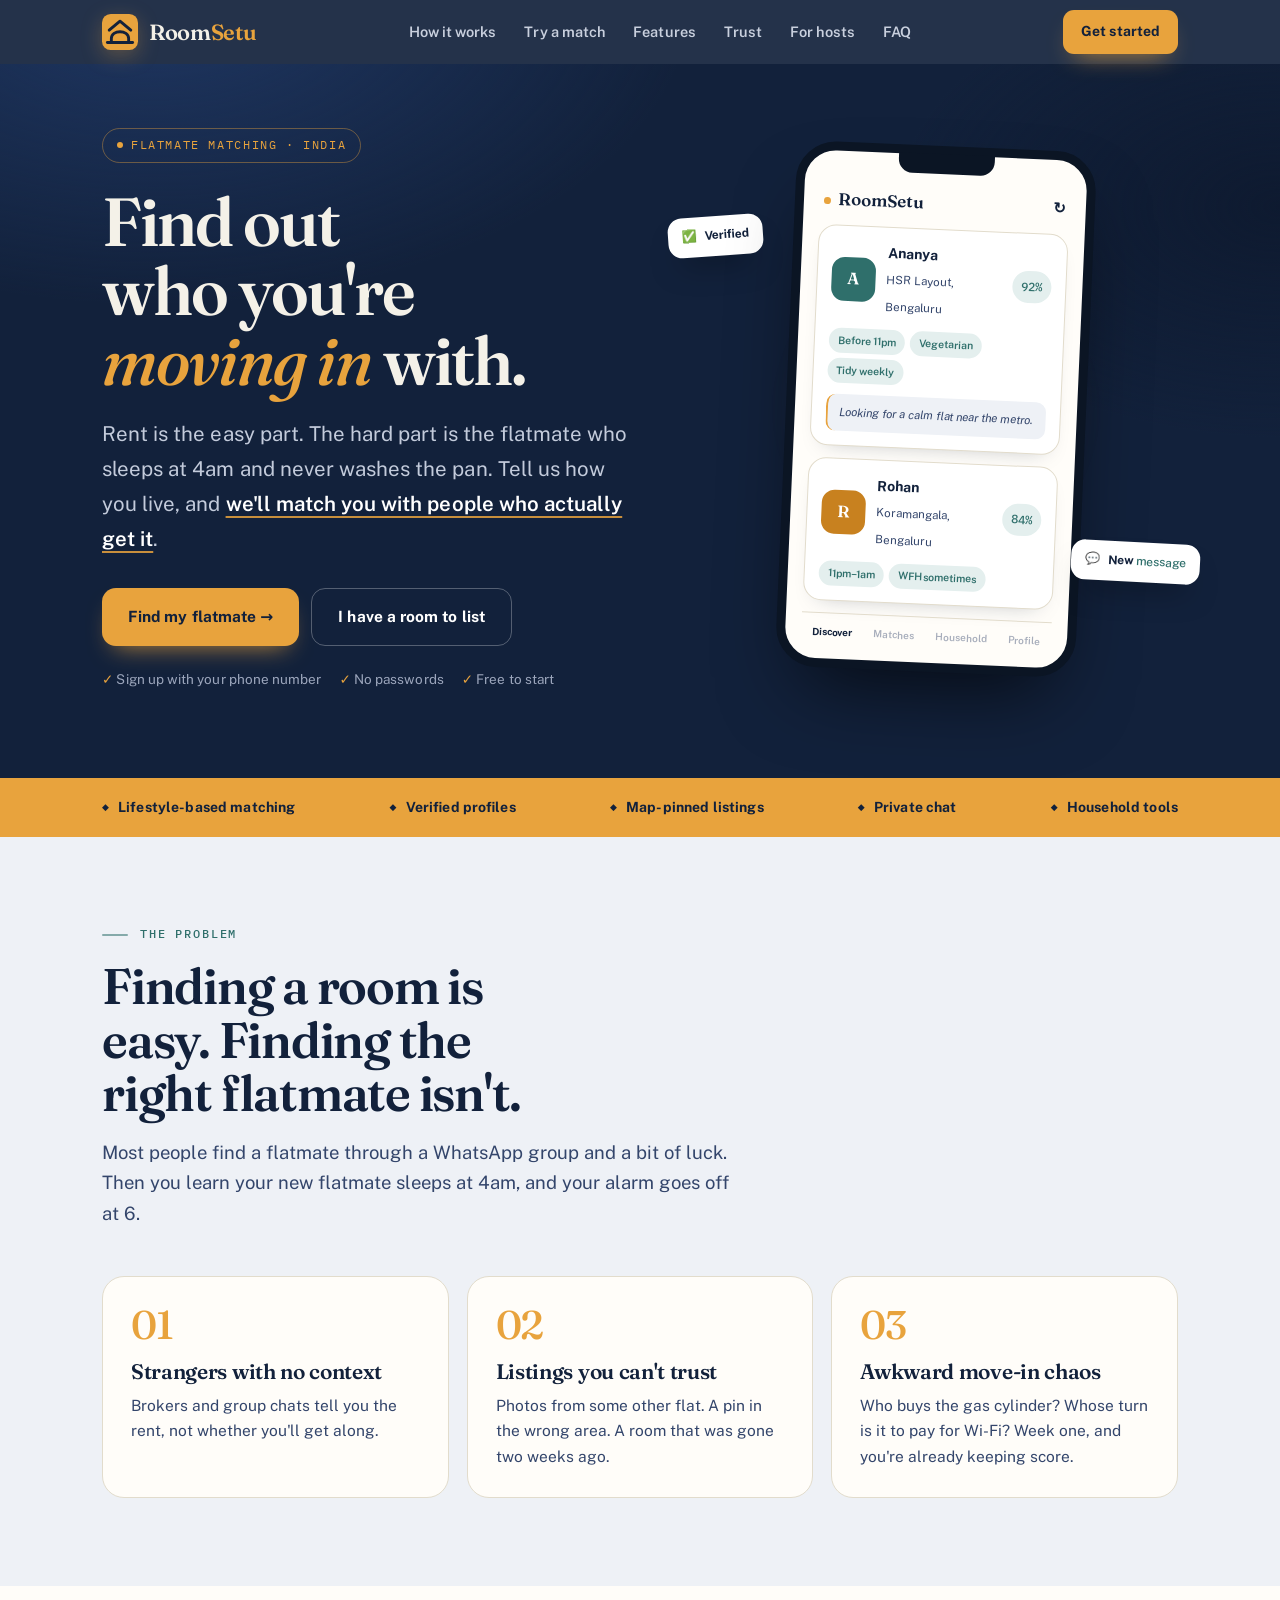
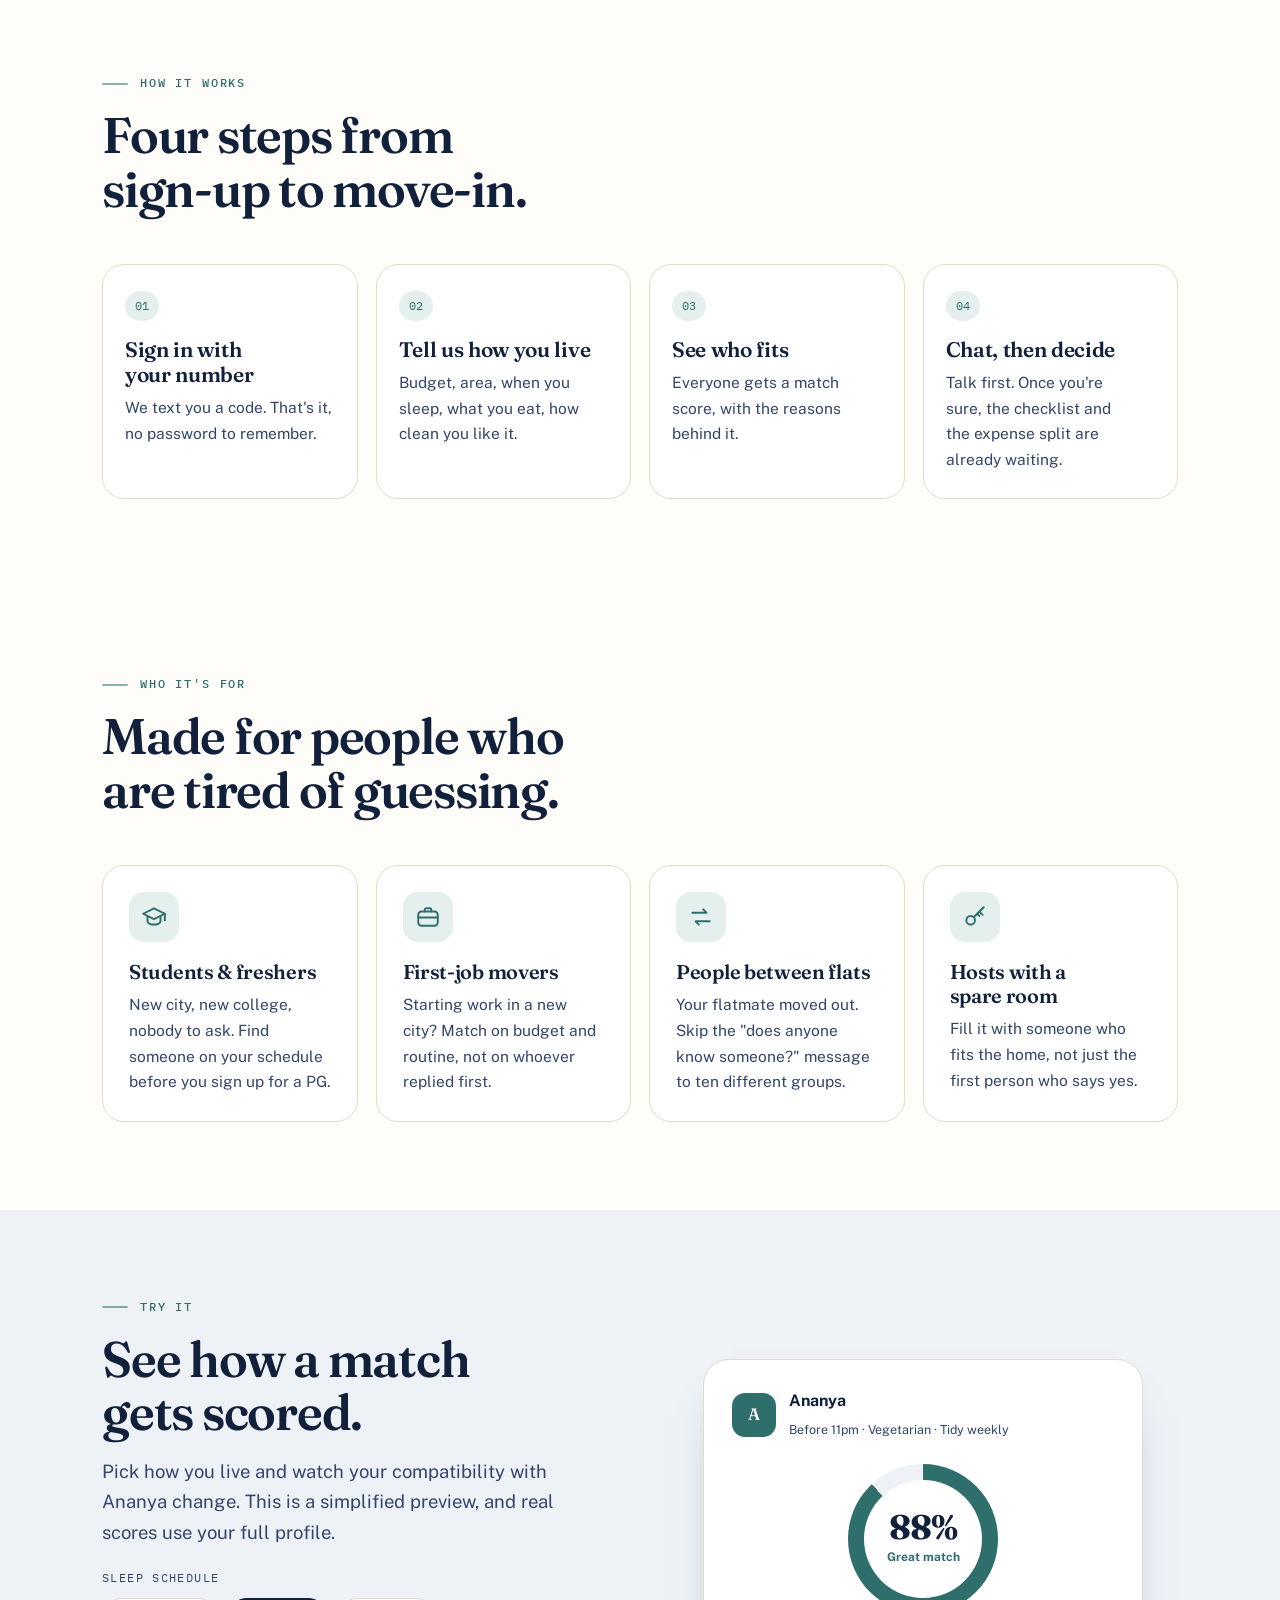
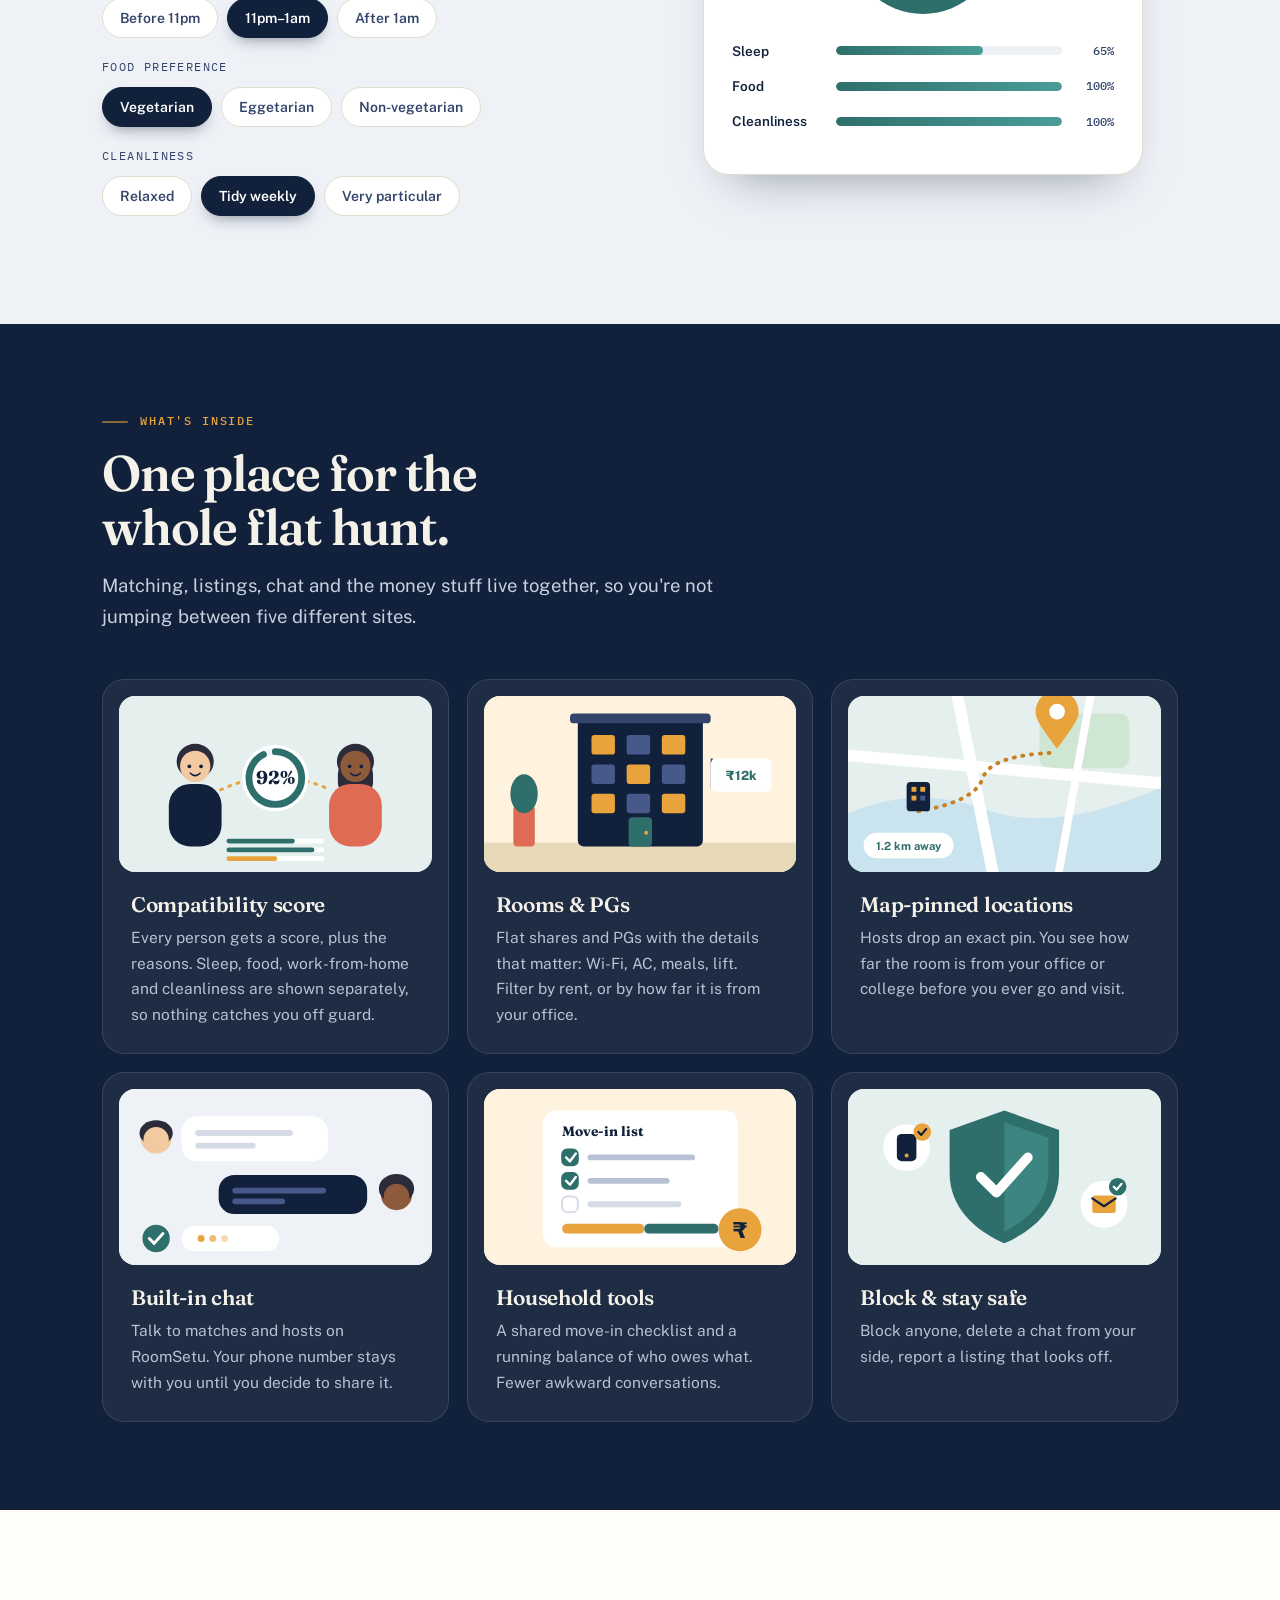
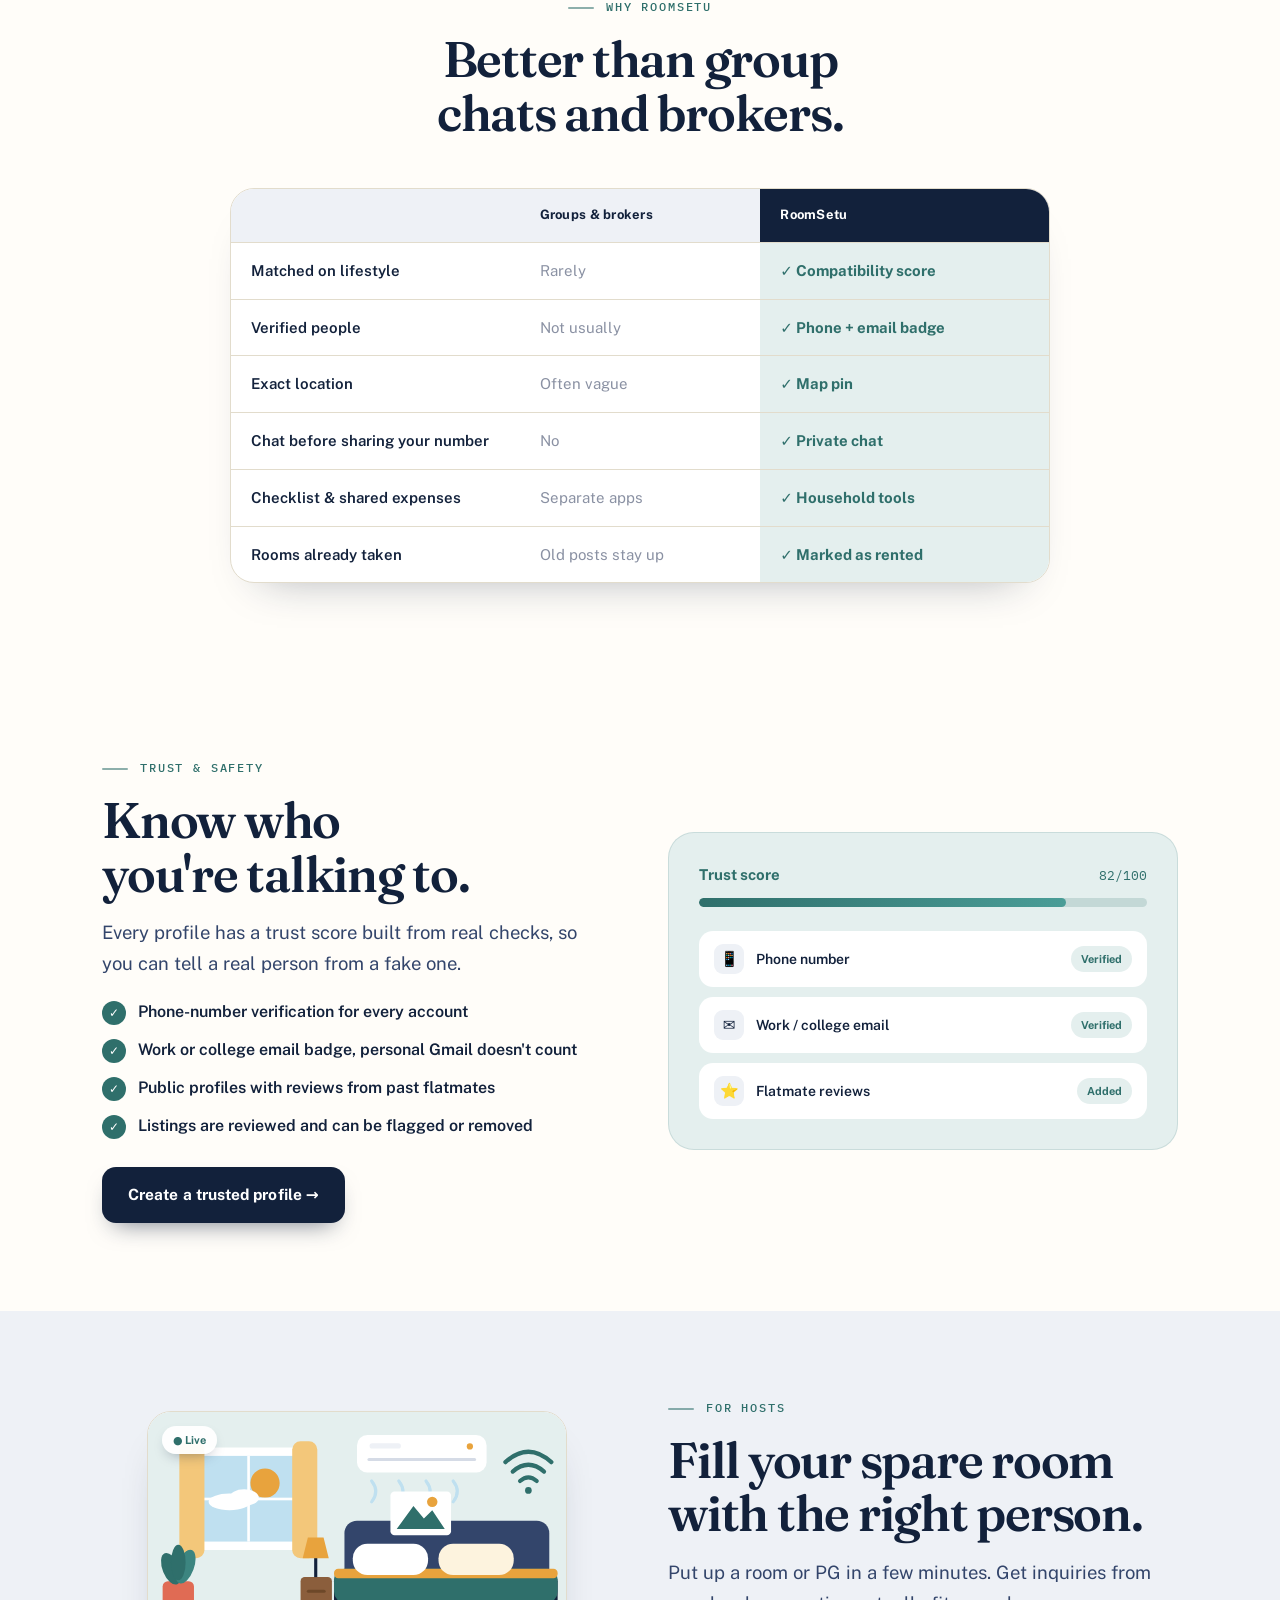
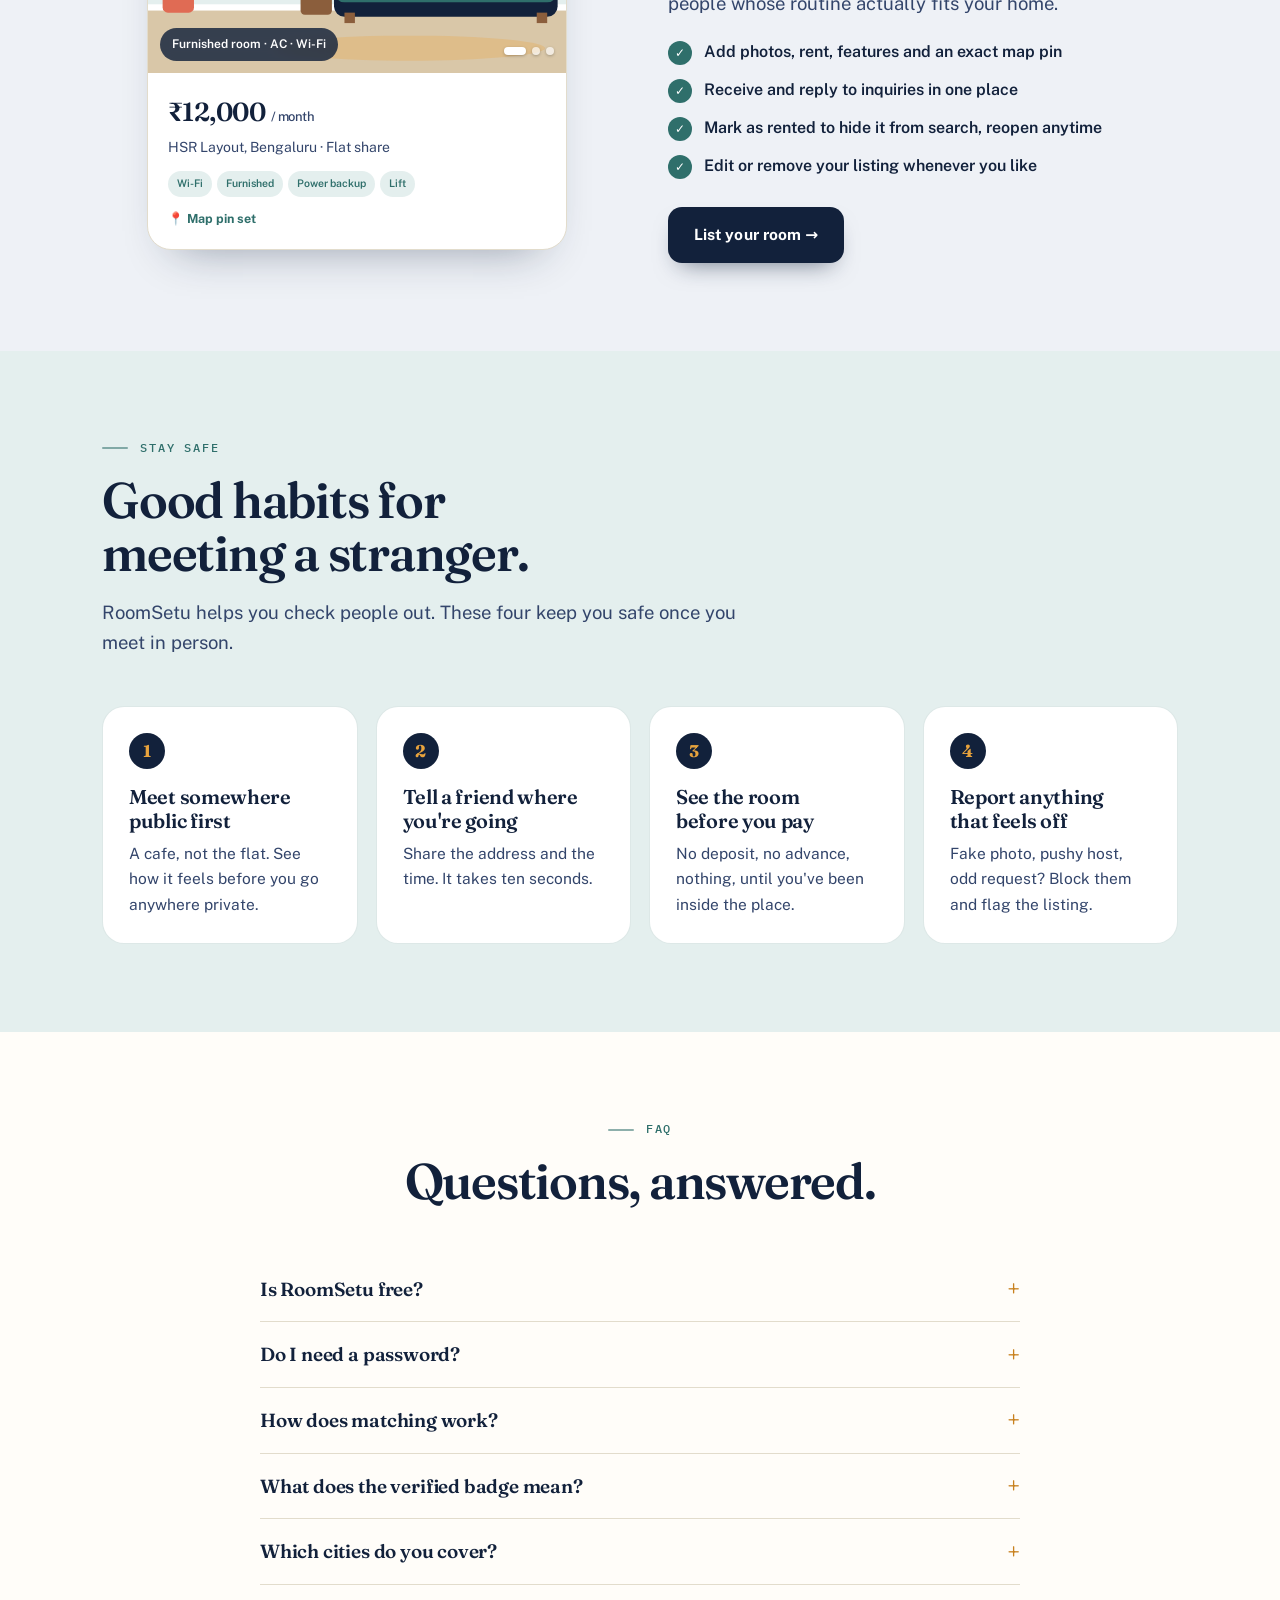
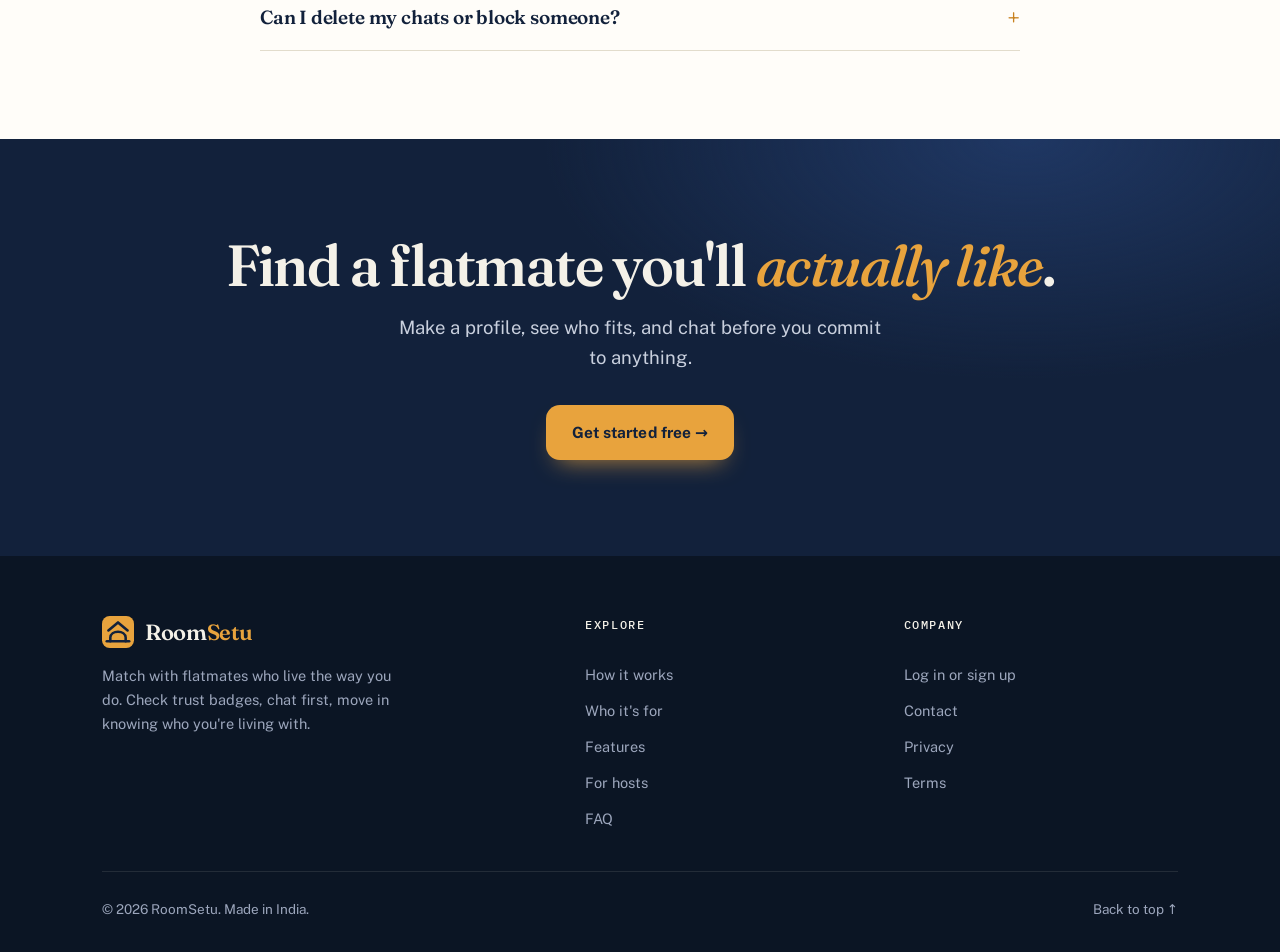
<file: index.html>
<!DOCTYPE html>
<html lang="en">
<head>
<meta charset="UTF-8">
<meta name="viewport" content="width=device-width, initial-scale=1.0, viewport-fit=cover">
<title>RoomSetu — Find who you're moving in with</title>
<meta name="description" content="RoomSetu helps you find compatible flatmates and verified rooms in India. Match on lifestyle, check trust, chat, and manage the household together.">
<meta name="theme-color" content="#12213B">
<meta property="og:title" content="RoomSetu — Find who you're moving in with">
<meta property="og:description" content="Compatibility-based flatmate matching, verified listings and move-in tools for India.">
<meta property="og:type" content="website">
<meta property="og:image" content="https://YOUR-DOMAIN/logo/og-image.png">
<meta name="twitter:card" content="summary_large_image">
<meta name="twitter:image" content="https://YOUR-DOMAIN/logo/og-image.png">
<link rel="canonical" href="https://YOUR-DOMAIN/">
<meta name="robots" content="index,follow,max-image-preview:large">
<link rel="manifest" href="site.webmanifest">
<script type="application/ld+json">{"@context": "https://schema.org", "@graph": [{"@type": "Organization", "name": "RoomSetu", "url": "https://YOUR-DOMAIN/", "logo": "https://YOUR-DOMAIN/logo/icon-512.png"}, {"@type": "WebSite", "name": "RoomSetu", "url": "https://YOUR-DOMAIN/"}, {"@type": "FAQPage", "mainEntity": [{"@type": "Question", "name": "Is RoomSetu free?", "acceptedAnswer": {"@type": "Answer", "text": "Yes, signing up, getting matches and chatting are free to start."}}, {"@type": "Question", "name": "Do I need a password?", "acceptedAnswer": {"@type": "Answer", "text": "No. You sign in with your phone number and a one-time code each time."}}, {"@type": "Question", "name": "How does matching work?", "acceptedAnswer": {"@type": "Answer", "text": "You answer a few questions about your budget, locality and daily habits. We compare them with other people and show a compatibility score with a breakdown."}}, {"@type": "Question", "name": "What does the verified badge mean?", "acceptedAnswer": {"@type": "Answer", "text": "It means the person verified a work or college email. It's a trust signal, not a background check, so always meet in a public place first."}}, {"@type": "Question", "name": "Which cities do you cover?", "acceptedAnswer": {"@type": "Answer", "text": "You can search any locality in India. Results depend on how many people and rooms are listed in your area."}}, {"@type": "Question", "name": "Can I delete my chats or block someone?", "acceptedAnswer": {"@type": "Answer", "text": "Yes. Deleting a chat removes it for you only, and you can block anyone from your profile."}}]}]}</script>
<link rel="icon" type="image/svg+xml" href="logo/favicon.svg">
<link rel="icon" type="image/png" sizes="32x32" href="logo/favicon-32.png">
<link rel="apple-touch-icon" href="logo/apple-touch-icon-180.png">
<link rel="preconnect" href="https://fonts.googleapis.com">
<link rel="preconnect" href="https://fonts.gstatic.com" crossorigin>
<link rel="preload" as="style" href="https://fonts.googleapis.com/css2?family=Fraunces:ital,opsz,wght@0,9..144,500;0,9..144,600;0,9..144,700;1,9..144,500&family=Public+Sans:wght@400;500;600;700;800&family=IBM+Plex+Mono:wght@400;500&display=swap">
<link rel="stylesheet" href="https://fonts.googleapis.com/css2?family=Fraunces:ital,opsz,wght@0,9..144,500;0,9..144,600;0,9..144,700;1,9..144,500&family=Public+Sans:wght@400;500;600;700;800&family=IBM+Plex+Mono:wght@400;500&display=swap" media="print" onload="this.media='all'">
<noscript><link rel="stylesheet" href="https://fonts.googleapis.com/css2?family=Fraunces:ital,opsz,wght@0,9..144,500;0,9..144,600;0,9..144,700;1,9..144,500&family=Public+Sans:wght@400;500;600;700;800&family=IBM+Plex+Mono:wght@400;500&display=swap"></noscript>
<style>
:root{
  --ink:#12213B; --ink-soft:#33456B; --paper:#FFFDF9; --mist:#EEF1F6;
  --saffron:#E8A33D; --saffron-deep:#C8811F; --teal:#2F6F6B; --teal-soft:#E4EFEE;
  --coral:#E06B54; --line:#E2DCCC; --ease:cubic-bezier(.2,.8,.2,1);
  }
*{box-sizing:border-box;}
html{scroll-behavior:smooth; scroll-padding-top:76px; -webkit-text-size-adjust:100%;}
body{margin:0; font-family:'Public Sans',system-ui,sans-serif; color:var(--ink); background:var(--paper); line-height:1.55; -webkit-font-smoothing:antialiased;}
img,svg{max-width:100%; display:block;}
a{color:inherit;}
.wrap{width:100%; max-width:1120px; margin:0 auto; padding:0 22px;}
.mono{font-family:'IBM Plex Mono',monospace; font-size:11.5px; letter-spacing:.12em; text-transform:uppercase;}
h1,h2,h3{font-family:'Fraunces',serif; font-weight:600; letter-spacing:-.015em; margin:0;}
em{font-style:italic; font-weight:500;}

/* Buttons */
.btn{display:inline-flex; align-items:center; justify-content:center; gap:8px; padding:15px 26px; border-radius:14px; font-weight:700; font-size:15px; text-decoration:none; border:none; cursor:pointer; transition:transform .18s var(--ease), box-shadow .2s var(--ease), background .2s;}
.btn:active{transform:scale(.97);}
.btn-saffron{background:var(--saffron); color:var(--ink); box-shadow:0 12px 24px -12px rgba(232,163,61,.8);}
.btn-saffron:hover{transform:translateY(-2px); background:#f0ae4b;}
.btn-dark{background:var(--ink); color:#fff; box-shadow:0 12px 24px -12px rgba(18,33,59,.6);}
.btn-dark:hover{transform:translateY(-2px);}
.btn-ghost{border:1.5px solid rgba(255,255,255,.28); color:#fff; background:transparent;}
.btn-ghost:hover{background:rgba(255,255,255,.08);}
a:focus-visible,button:focus-visible{outline:3px solid rgba(232,163,61,.6); outline-offset:3px;}

/* Nav */
.nav{position:sticky; top:0; z-index:50; background:rgba(18,33,59,.92); backdrop-filter:blur(12px); -webkit-backdrop-filter:blur(12px); padding-top:env(safe-area-inset-top);}
.nav .wrap{display:flex; align-items:center; justify-content:space-between; height:64px;}
.logo{font-family:'Fraunces',serif; font-weight:600; font-size:22px; color:#F4F1E8; text-decoration:none; display:flex; align-items:center; gap:9px;}
.logo i{width:8px; height:8px; border-radius:50%; background:var(--saffron); box-shadow:0 0 0 4px rgba(232,163,61,.22);}
.nav-links{display:flex; align-items:center; gap:28px;}
.nav-links a{color:#C9D0DE; text-decoration:none; font-size:14px; font-weight:600;}
.nav-links a:hover{color:#fff;}
.nav .btn{padding:10px 18px; font-size:14px; border-radius:11px;}

/* Hero */
.hero{background:radial-gradient(900px 520px at 12% -10%,#1f3763 0%,transparent 60%),radial-gradient(700px 420px at 100% 20%,#0e1a30 0%,transparent 55%),var(--ink); color:#F4F1E8; padding:64px 0 88px; overflow:hidden;}
.hero .wrap{display:grid; grid-template-columns:1.05fr .95fr; gap:56px; align-items:center;}
.pill{display:inline-flex; align-items:center; gap:8px; color:var(--saffron); border:1px solid rgba(232,163,61,.4); padding:7px 14px; border-radius:100px; margin-bottom:24px;}
.pill::before{content:""; width:6px; height:6px; border-radius:50%; background:var(--saffron);}
.hero h1{font-size:clamp(38px,6vw,62px); line-height:1.04; margin-bottom:20px;}
.hero h1 em{color:var(--saffron);}
.hero p.lede{font-size:clamp(16px,2vw,18px); color:#C9D0DE; max-width:480px; margin:0 0 32px;}
.cta-row{display:flex; gap:12px; flex-wrap:wrap;}
.hero-note{margin-top:22px; font-size:13px; color:#9CA6BC; display:flex; gap:18px; flex-wrap:wrap;}
.hero-note span::before{content:"✓ "; color:var(--saffron);}

/* Phone mockup (pure HTML/CSS) */
.phone-stage{display:flex; justify-content:center; position:relative;}
.phone-stage::before{content:""; position:absolute; width:340px; height:340px; border-radius:50%; background:radial-gradient(circle,rgba(232,163,61,.28),transparent 65%); top:50%; left:50%; transform:translate(-50%,-50%); filter:blur(10px);}
.mock{position:relative; width:300px; background:var(--paper); color:var(--ink); border:9px solid #0B1524; border-radius:40px; box-shadow:0 40px 80px -28px rgba(0,0,0,.7); padding:20px 16px 18px; transform:rotate(2.5deg);}
.mock::before{content:""; position:absolute; top:-1px; left:50%; transform:translateX(-50%); width:96px; height:20px; background:#0B1524; border-radius:0 0 14px 14px;}
.mock-head{display:flex; justify-content:space-between; align-items:center; padding:14px 4px 12px; font-family:'Fraunces',serif; font-weight:600; font-size:17px;}
.mock-head i{display:inline-block; width:7px; height:7px; border-radius:50%; background:var(--saffron); margin-right:7px;}
.mock-card{border:1px solid var(--line); border-radius:18px; padding:14px; margin-bottom:12px; background:#fff; box-shadow:0 10px 22px -16px rgba(18,33,59,.35);}
.mc-row{display:flex; align-items:center; gap:11px;}
.av{width:44px; height:44px; border-radius:13px; color:#fff; font-family:'Fraunces',serif; font-weight:600; display:flex; align-items:center; justify-content:center; flex:0 0 auto;}
.mc-row b{font-size:14px; display:block;}
.mc-row small{color:var(--ink-soft); font-size:11.5px;}
.pct{margin-left:auto; font-family:'IBM Plex Mono',monospace; font-weight:500; font-size:12px; color:var(--teal); background:var(--teal-soft); padding:6px 9px; border-radius:100px;}
.mc-q{margin-top:11px; font-size:11.5px; font-style:italic; color:var(--ink-soft); background:var(--mist); padding:9px 11px; border-radius:10px; border-left:2.5px solid var(--saffron);}
.chips{display:flex; gap:5px; flex-wrap:wrap; margin-top:10px;}
.chips span{font-size:10.5px; font-weight:600; padding:4px 9px; border-radius:100px; background:var(--teal-soft); color:var(--teal);}
.mock-nav{display:flex; justify-content:space-around; border-top:1px solid var(--line); padding-top:10px; margin-top:4px; font-size:10px; font-weight:600; color:#A7ADBB;}
.mock-nav b{color:var(--ink);}
.float{position:absolute; background:#fff; color:var(--ink); border-radius:14px; padding:10px 14px; font-size:12px; font-weight:700; box-shadow:0 18px 30px -14px rgba(0,0,0,.5); display:flex; align-items:center; gap:8px;}
.float.a{left:-26px; top:70px; transform:rotate(-4deg);}
.float.b{right:-22px; bottom:90px; transform:rotate(3deg);}
.float em{font-style:normal; color:var(--teal);}

/* Strip */
.strip{background:var(--saffron); color:var(--ink);}
.strip .wrap{display:flex; justify-content:space-between; gap:20px 36px; flex-wrap:wrap; padding-top:18px; padding-bottom:18px; font-weight:700; font-size:14px;}
.strip span::before{content:"◆"; margin-right:9px; font-size:9px; vertical-align:2px;}

/* Sections */
section{padding:88px 0;}
.eyebrow{color:var(--teal); font-weight:500; margin-bottom:14px; display:block;}
.sec-head{max-width:640px; margin-bottom:48px;}
.sec-head h2{font-size:clamp(30px,4.4vw,44px); line-height:1.1; margin-bottom:14px;}
.sec-head p{color:var(--ink-soft); font-size:17px; margin:0;}
.center{text-align:center; margin-left:auto; margin-right:auto;}

/* Problem */
.problem{background:var(--mist);}
.cards3{display:grid; grid-template-columns:repeat(3,1fr); gap:18px;}
.pcard{background:var(--paper); border:1px solid var(--line); border-radius:22px; padding:28px;}
.pcard .n{font-family:'Fraunces',serif; font-size:40px; color:var(--saffron); line-height:1; margin-bottom:14px;}
.pcard h3{font-size:20px; margin-bottom:8px;}
.pcard p{margin:0; color:var(--ink-soft); font-size:15px;}

/* How it works */
.steps{display:grid; grid-template-columns:repeat(4,1fr); gap:18px; counter-reset:s;}
.step{position:relative; padding:26px 22px; border:1px solid var(--line); border-radius:22px; background:#fff; counter-increment:s;}
.step::before{content:counter(s,decimal-leading-zero); font-family:'IBM Plex Mono',monospace; font-size:12px; color:var(--teal); background:var(--teal-soft); padding:5px 10px; border-radius:100px; display:inline-block; margin-bottom:16px;}
.step h3{font-size:19px; margin-bottom:8px;}
.step p{margin:0; font-size:14.5px; color:var(--ink-soft);}

/* Features */
.features{background:var(--ink); color:#F4F1E8;}
.features .eyebrow{color:var(--saffron);}
.features .sec-head p{color:#C9D0DE;}
.fgrid{display:grid; grid-template-columns:repeat(3,1fr); gap:18px;}
.feat{background:rgba(244,241,232,.05); border:1px solid rgba(244,241,232,.12); border-radius:22px; padding:28px; transition:transform .25s var(--ease), background .25s, border-color .25s;}
.feat:hover{transform:translateY(-4px); background:rgba(244,241,232,.08); border-color:rgba(232,163,61,.4);}
.ico{width:48px; height:48px; border-radius:14px; background:rgba(232,163,61,.15); display:flex; align-items:center; justify-content:center; font-size:22px; margin-bottom:18px;}
.feat h3{font-size:20px; margin-bottom:8px;}
.feat p{margin:0; color:#B8C1D4; font-size:15px;}

/* Trust split */
.split{display:grid; grid-template-columns:1fr 1fr; gap:56px; align-items:center;}
.split h2{font-size:clamp(30px,4.2vw,42px); line-height:1.1; margin-bottom:16px;}
.split p{color:var(--ink-soft); font-size:17px; margin:0 0 22px;}
.ticks{list-style:none; padding:0; margin:0 0 28px; display:grid; gap:13px;}
.ticks li{display:flex; gap:12px; font-weight:600; font-size:15.5px;}
.ticks li::before{content:"✓"; flex:0 0 24px; height:24px; border-radius:50%; background:var(--teal); color:#fff; font-size:12px; display:flex; align-items:center; justify-content:center; margin-top:1px;}
.trustbox{background:var(--teal-soft); border-radius:26px; padding:30px; border:1px solid rgba(47,111,107,.15);}
.trow{display:flex; justify-content:space-between; align-items:center; margin-bottom:10px;}
.trow b{color:var(--teal); font-size:15px;}
.trow span{font-family:'IBM Plex Mono',monospace; color:var(--teal); font-size:13px;}
.track{height:9px; background:rgba(47,111,107,.18); border-radius:6px; overflow:hidden; margin-bottom:24px;}
.track i{display:block; height:100%; width:82%; background:linear-gradient(90deg,var(--teal),#4a9d97); border-radius:6px;}
.vlist{display:grid; gap:10px;}
.vitem{background:#fff; border-radius:14px; padding:13px 15px; display:flex; align-items:center; gap:12px; font-size:14px; font-weight:600;}
.vitem em{margin-left:auto; font-style:normal; font-size:11px; font-weight:700; color:var(--teal); background:var(--teal-soft); padding:4px 10px; border-radius:100px;}
.vitem .d{width:30px; height:30px; border-radius:9px; background:var(--mist); display:flex; align-items:center; justify-content:center; font-size:15px;}
.reverse .split-media{order:-1;}

/* Hosts */
.hosts{background:var(--mist);}
.listing-mock{background:#fff; border:1px solid var(--line); border-radius:24px; overflow:hidden; box-shadow:0 24px 44px -28px rgba(18,33,59,.45); max-width:420px; margin:0 auto;}
.lm-photo{height:170px; background:linear-gradient(135deg,#2F6F6B,#12213B); position:relative; display:flex; align-items:flex-end; padding:14px;}
.lm-photo::after{content:"🏠"; position:absolute; right:18px; top:14px; font-size:38px; opacity:.85;}
.lm-photo span{background:rgba(255,255,255,.92); font-size:11px; font-weight:700; padding:5px 10px; border-radius:100px; color:var(--teal);}
.lm-body{padding:18px 20px 20px;}
.lm-rent{font-family:'Fraunces',serif; font-size:26px; font-weight:600;}
.lm-rent small{font-size:13px; color:var(--ink-soft); font-family:'Public Sans',sans-serif; font-weight:500;}
.lm-loc{color:var(--ink-soft); font-size:14px; margin:2px 0 12px;}
.lm-pin{color:var(--teal); font-size:12.5px; font-weight:700; margin-top:12px;}

/* FAQ */
.faq{max-width:760px; margin:0 auto;}
details{border-bottom:1px solid var(--line); padding:20px 0;}
summary{cursor:pointer; font-weight:700; font-size:17px; list-style:none; display:flex; justify-content:space-between; gap:16px; align-items:center;}
summary::-webkit-details-marker{display:none;}
summary::after{content:"+"; font-size:24px; color:var(--saffron-deep); transition:transform .25s var(--ease); flex:0 0 auto; line-height:1;}
details[open] summary::after{transform:rotate(45deg);}
details p{margin:12px 0 0; color:var(--ink-soft); font-size:15.5px;}

/* Final CTA */
.final{background:radial-gradient(800px 400px at 80% 0%,#1f3763 0%,transparent 60%),var(--ink); color:#F4F1E8; text-align:center; padding:96px 0;}
.final h2{font-size:clamp(32px,5vw,52px); line-height:1.08; margin-bottom:16px;}
.final h2 em{color:var(--saffron);}
.final p{color:#C9D0DE; font-size:17px; max-width:520px; margin:0 auto 32px;}
.final .cta-row{justify-content:center;}

/* Footer */
footer{background:#0B1524; color:#9CA6BC; padding:44px 0 calc(36px + env(safe-area-inset-bottom)); font-size:14px;}
footer .wrap{display:flex; justify-content:space-between; gap:24px; flex-wrap:wrap; align-items:center;}
footer nav{display:flex; gap:22px; flex-wrap:wrap;}
footer a{text-decoration:none;} footer a:hover{color:#fff;}

/* Reveal on scroll */
.rv{opacity:0; transform:translateY(22px); transition:opacity .7s var(--ease), transform .7s var(--ease);}
.rv.in{opacity:1; transform:none;}

/* Responsive */
@media(max-width:900px){
  .hero{padding:44px 0 64px;}
  .hero .wrap{grid-template-columns:1fr; gap:44px; text-align:center;}
  .hero p.lede{margin-left:auto; margin-right:auto;}
  .cta-row,.hero-note{justify-content:center;}
  .cards3,.fgrid{grid-template-columns:1fr;}
  .steps{grid-template-columns:1fr 1fr;}
  .split{grid-template-columns:1fr; gap:36px;}
  .reverse .split-media{order:0;}
  section{padding:64px 0;}
  .float.a{left:-4px;} .float.b{right:-4px;}
}
@media(max-width:520px){
  .wrap{padding:0 18px;}
  .steps{grid-template-columns:1fr;}
  .cta-row .btn{width:100%;}
  .mock{width:268px; transform:none;}
  .float{display:none;}
  .strip .wrap{justify-content:flex-start; font-size:13px;}
  .sec-head{margin-bottom:34px;}
  footer .wrap{flex-direction:column; text-align:center;}
}

/* ---- v2 additions ---- */
.nav{transition:box-shadow .25s;}
.nav.scrolled{box-shadow:0 10px 30px -18px rgba(0,0,0,.7);}
.nav-cta{display:flex; align-items:center; gap:10px;}
.menu-btn{display:none; width:44px; height:44px; border-radius:12px; border:1px solid rgba(255,255,255,.22); background:transparent; cursor:pointer; flex-direction:column; align-items:center; justify-content:center; gap:5px; padding:0;}
.menu-btn span{display:block; width:18px; height:2px; background:#F4F1E8; border-radius:2px; transition:transform .25s var(--ease), opacity .2s;}
.menu-btn[aria-expanded="true"] span:nth-child(1){transform:translateY(7px) rotate(45deg);}
.menu-btn[aria-expanded="true"] span:nth-child(2){opacity:0;}
.menu-btn[aria-expanded="true"] span:nth-child(3){transform:translateY(-7px) rotate(-45deg);}

@keyframes bobA{0%,100%{transform:rotate(2.5deg) translateY(0);}50%{transform:rotate(2.5deg) translateY(-9px);}}
@keyframes bobB{0%,100%{transform:translateY(0);}50%{transform:translateY(-8px);}}
@keyframes fa{0%,100%{transform:rotate(-4deg) translateY(0);}50%{transform:rotate(-4deg) translateY(-6px);}}
@keyframes fb{0%,100%{transform:rotate(3deg) translateY(0);}50%{transform:rotate(3deg) translateY(6px);}}
.mock{animation:bobA 7s ease-in-out infinite;}
.float.a{animation:fa 5s ease-in-out infinite;}
.float.b{animation:fb 6s ease-in-out infinite;}

/* Demo */
.demo{background:var(--mist);}
.dgroup{margin-bottom:20px;}
.dlabel{color:var(--ink-soft); margin-bottom:10px;}
.dopts{display:flex; flex-wrap:wrap; gap:9px;}
.dopts button{font-family:inherit; border:1.5px solid var(--line); background:#fff; color:var(--ink-soft); font-weight:600; font-size:14px; padding:11px 17px; border-radius:100px; cursor:pointer; transition:all .18s var(--ease); touch-action:manipulation; -webkit-user-select:none; user-select:none; -webkit-tap-highlight-color:transparent;}
.dopts button:hover{border-color:var(--ink-soft); color:var(--ink);}
.dopts button.on{background:var(--ink); border-color:var(--ink); color:#fff; box-shadow:0 8px 16px -8px rgba(18,33,59,.55);}
.dcard{background:#fff; border:1px solid var(--line); border-radius:26px; padding:28px; box-shadow:0 26px 46px -30px rgba(18,33,59,.5); max-width:440px; margin:0 auto;}
.dhead{display:flex; gap:13px; align-items:center; margin-bottom:22px;}
.dhead b{display:block; font-size:16px;}
.dhead small{color:var(--ink-soft); font-size:12.5px;}
.dring{--p:88; width:150px; height:150px; border-radius:50%; margin:0 auto 26px; display:flex; align-items:center; justify-content:center; background:conic-gradient(var(--teal) calc(var(--p)*1%), var(--mist) 0); transition:background .5s var(--ease);}
.dring>div{width:118px; height:118px; border-radius:50%; background:#fff; display:flex; flex-direction:column; align-items:center; justify-content:center;}
.dring b{font-family:'Fraunces',serif; font-size:34px; line-height:1;}
.dring small{font-size:12px; color:var(--teal); font-weight:700; margin-top:4px;}
.drow{display:flex; align-items:center; gap:12px; margin-bottom:13px; font-size:13.5px; font-weight:600;}
.drow span{width:92px; flex:0 0 auto;}
.dbar{flex:1; height:9px; background:var(--mist); border-radius:6px; overflow:hidden;}
.dbar i{display:block; height:100%; width:0; background:linear-gradient(90deg,var(--teal),#4a9d97); border-radius:6px; transition:width .5s var(--ease);}
.drow em{font-style:normal; font-family:'IBM Plex Mono',monospace; font-size:12px; color:var(--ink-soft); width:40px; text-align:right;}

/* Compare */
.ctable{max-width:820px; margin:0 auto; background:#fff; border:1px solid var(--line); border-radius:24px; overflow:hidden; box-shadow:0 24px 44px -32px rgba(18,33,59,.4);}
.crow{display:grid; grid-template-columns:1.2fr 1fr 1.2fr; border-bottom:1px solid var(--line); font-size:15px;}
.crow:last-child{border-bottom:none;}
.crow>div{padding:17px 20px; display:flex; align-items:center;}
.crow>div:first-child{font-weight:600;}
.chead{background:var(--mist); font-weight:700; font-size:13px; letter-spacing:.02em;}
.crow .no{color:#8a91a3;}
.crow .us{background:var(--teal-soft); color:var(--teal); font-weight:700;}
.chead .us{background:var(--ink); color:#fff;}

/* Sticky mobile CTA */
.sticky-cta{display:none;}
@media(max-width:900px){
  .menu-btn{display:flex;}
  .nav-links{position:absolute; top:100%; left:0; right:0; background:#12213B; display:none; flex-direction:column; align-items:stretch; gap:0; padding:6px 18px 18px; border-top:1px solid rgba(255,255,255,.08); box-shadow:0 24px 40px -20px rgba(0,0,0,.6);}
  .nav-links.open{display:flex;}
  .nav-links a{padding:15px 4px; font-size:16px; border-bottom:1px solid rgba(255,255,255,.08);}
  .nav-links a:last-child{border-bottom:none;}
}
@media(max-width:700px){
  .sticky-cta{display:flex; position:fixed; left:12px; right:12px; bottom:calc(12px + env(safe-area-inset-bottom)); z-index:60; align-items:center; justify-content:space-between; gap:12px; background:rgba(18,33,59,.96); backdrop-filter:blur(10px); -webkit-backdrop-filter:blur(10px); color:#F4F1E8; padding:10px 10px 10px 18px; border-radius:18px; box-shadow:0 18px 40px -12px rgba(0,0,0,.6); font-weight:700; font-size:14px; transform:translateY(140%); transition:transform .35s var(--ease);}
  .sticky-cta.show{transform:none;}
  .sticky-cta .btn{padding:12px 18px; font-size:14px; border-radius:12px;}
  footer{padding-bottom:calc(96px + env(safe-area-inset-bottom));}
}
@media(max-width:520px){
  .mock{animation-name:bobB;}
  .nav .btn{padding:10px 14px; font-size:13.5px;}
  .crow{font-size:13px; grid-template-columns:1.15fr .95fr 1.15fr;}
  .crow>div{padding:13px 11px;}
  .dcard{padding:22px;}
  .drow span{width:84px;}
}

/* ---- Typography v3 ---- */
.hero p.lede{font-size:clamp(17.5px,2.2vw,20.5px); line-height:1.7; font-weight:400; color:#C3CBDB; max-width:27em; letter-spacing:.002em;}
.hero p.lede strong{color:#fff; font-weight:600; text-decoration:underline; text-decoration-color:rgba(232,163,61,.85); text-decoration-thickness:2px; text-underline-offset:5px; text-decoration-skip-ink:none;}

body{font-size:16.5px; line-height:1.65; font-feature-settings:"kern","liga"; text-rendering:optimizeLegibility;}
h1,h2,h3{font-optical-sizing:auto; font-feature-settings:"kern","liga","ss01"; text-wrap:balance;}
p,li,summary{text-wrap:pretty;}
.hero h1{font-size:clamp(40px,6.2vw,68px); line-height:1.02; letter-spacing:-.03em; font-weight:600; margin-bottom:22px;}
.hero h1 em{font-weight:500; letter-spacing:-.02em;}
.sec-head h2,.split h2{font-size:clamp(32px,4.8vw,50px); line-height:1.07; letter-spacing:-.025em; margin-bottom:16px;}
.sec-head p,.split p,.final p{font-size:clamp(16.5px,1.9vw,18.5px); line-height:1.65;}
.final h2{font-size:clamp(34px,5.4vw,58px); line-height:1.05; letter-spacing:-.028em;}
.eyebrow{display:flex; align-items:center; gap:12px; font-size:11.5px; letter-spacing:.16em; font-weight:500; margin-bottom:16px;}
.eyebrow::before{content:""; width:26px; height:2px; border-radius:2px; background:currentColor; opacity:.55; flex:0 0 auto;}
.center .eyebrow{justify-content:center;}
.hero .pill{letter-spacing:.14em;}
.btn{font-size:15.5px; letter-spacing:.005em; font-weight:700;}
.nav-links a{font-size:14.5px; font-weight:600; letter-spacing:.005em;}
.logo{letter-spacing:-.015em;}
.pcard h3,.step h3,.feat h3{font-size:21px; line-height:1.2; letter-spacing:-.015em;}
.pcard p,.step p,.feat p{font-size:15.5px; line-height:1.65;}
.pcard .n{letter-spacing:-.03em; font-weight:500;}
.ticks li{font-size:16px; line-height:1.5; font-weight:600;}
summary{font-family:'Fraunces',serif; font-weight:600; font-size:19px; letter-spacing:-.01em; line-height:1.3;}
details p{font-size:16px; line-height:1.7; max-width:62ch;}
.strip .wrap{letter-spacing:.01em;}
.mono{font-feature-settings:"zero";}
.pct,.dring b,.drow em,.trow span,.lm-rent{font-variant-numeric:tabular-nums;}
.lm-rent,.dring b{letter-spacing:-.02em;}
.crow{line-height:1.45;}
.hero-note{font-size:13.5px; letter-spacing:.005em;}
::selection{background:rgba(232,163,61,.4); color:var(--ink);}
@media(max-width:520px){
  body{font-size:16px;}
  .hero h1{font-size:clamp(38px,11.2vw,46px);}
  .sec-head h2,.split h2{font-size:clamp(30px,8.6vw,36px);}
  .eyebrow::before{width:20px;}
  summary{font-size:17.5px;}
}

/* ---- Logo ---- */
.logo{gap:11px;}
.logo-mark{width:36px; height:36px; flex:0 0 auto; display:block; filter:drop-shadow(0 6px 10px rgba(232,163,61,.28));}
.logo span{line-height:1;}
.logo b{color:var(--saffron); font-weight:inherit;}
footer .logo-mark{width:32px; height:32px; filter:none;}

/* ---- Illustrations ---- */
.fimg{aspect-ratio:16/9; border-radius:16px; overflow:hidden; margin:-6px -6px 20px; background:var(--teal-soft);}
.fimg svg{display:block; width:100%; height:100%;}
.feat{padding:22px 22px 26px;}
.feat h3,.feat p{padding:0 6px;}
.lm-photo{display:block; padding:0; height:auto; aspect-ratio:8/5; background:var(--mist); position:relative; overflow:hidden;}
.lm-photo::after{content:none;}
.lm-track{display:flex; height:100%; overflow-x:auto; scroll-snap-type:x mandatory; scrollbar-width:none; -webkit-overflow-scrolling:touch; outline:none;}
.lm-track::-webkit-scrollbar{display:none;}
.lm-slide{flex:0 0 100%; scroll-snap-align:start; height:100%;}
.lm-slide svg{display:block; width:100%; height:100%;}
.lm-photo .live{position:absolute; left:14px; top:14px; background:rgba(255,255,255,.95); font-size:11px; font-weight:700; padding:5px 11px; border-radius:100px; color:var(--teal); box-shadow:0 6px 14px -6px rgba(18,33,59,.4);}
.lm-cap{position:absolute; left:12px; bottom:12px; right:84px; background:rgba(18,33,59,.82); backdrop-filter:blur(6px); -webkit-backdrop-filter:blur(6px); color:#fff; font-size:12px; font-weight:600; padding:7px 12px; border-radius:100px; white-space:nowrap; overflow:hidden; text-overflow:ellipsis; width:fit-content; max-width:calc(100% - 96px);}
.lm-dots{position:absolute; right:12px; bottom:18px; display:flex; gap:6px;}
.lm-dots button{width:8px; height:8px; padding:0; border:none; border-radius:50%; background:rgba(255,255,255,.65); cursor:pointer; transition:all .25s var(--ease); box-shadow:0 1px 3px rgba(0,0,0,.25);}
.lm-dots button.on{width:22px; border-radius:6px; background:#fff;}

/* ---- v4: who it's for, safety, footer, progress, skip link ---- */
.skip{position:absolute; left:12px; top:-60px; z-index:100; background:var(--saffron); color:var(--ink); font-weight:700; padding:10px 16px; border-radius:10px; text-decoration:none; transition:top .2s;}
.skip:focus{top:10px;}
.progress{position:fixed; top:0; left:0; right:0; height:3px; z-index:90; background:linear-gradient(90deg,var(--saffron),#f2b85c); transform-origin:0 50%; transform:scaleX(0); pointer-events:none;}
.who{background:var(--paper);}
.cards4{display:grid; grid-template-columns:repeat(4,1fr); gap:18px;}
.wcard,.tip{background:#fff; border:1px solid var(--line); border-radius:22px; padding:26px; transition:transform .25s var(--ease), box-shadow .25s var(--ease), border-color .25s;}
.wcard:hover,.tip:hover{transform:translateY(-4px); box-shadow:0 22px 38px -26px rgba(18,33,59,.45); border-color:#d8d0ba;}
.wicon{width:50px; height:50px; border-radius:15px; background:var(--teal-soft); color:var(--teal); display:flex; align-items:center; justify-content:center; margin-bottom:18px;}
.wicon svg{width:26px; height:26px; fill:none; stroke:currentColor; stroke-width:1.8; stroke-linecap:round; stroke-linejoin:round;}
.wcard h3,.tip h3{font-size:20px; line-height:1.2; letter-spacing:-.015em; margin-bottom:8px;}
.wcard p,.tip p{margin:0; color:var(--ink-soft); font-size:15.5px; line-height:1.65;}
.safety{background:var(--teal-soft);}
.tip{border-color:rgba(47,111,107,.16);}
.tip b{display:flex; width:36px; height:36px; border-radius:50%; background:var(--ink); color:var(--saffron); font-family:'Fraunces',serif; font-size:17px; align-items:center; justify-content:center; margin-bottom:16px;}
footer{padding:60px 0 calc(32px + env(safe-area-inset-bottom));}
footer .wrap{display:block; text-align:left;}
.foot-grid{display:grid; grid-template-columns:1.6fr 1fr 1fr; gap:44px; padding-bottom:40px; border-bottom:1px solid rgba(244,241,232,.1);}
.foot-brand p{margin:16px 0 0; max-width:34ch; font-size:14.5px; line-height:1.65; color:#9CA6BC;}
footer .foot-h{margin:0 0 16px; font-family:'IBM Plex Mono',monospace; font-weight:500; font-size:11.5px; letter-spacing:.14em; text-transform:uppercase; color:#F4F1E8;}
footer nav{display:flex; flex-direction:column; gap:12px; align-items:flex-start;}
footer nav a{font-size:14.5px;}
.foot-bar{display:flex; justify-content:space-between; gap:16px; flex-wrap:wrap; padding-top:26px; font-size:13.5px;}
@media(max-width:900px){ .cards4{grid-template-columns:1fr 1fr;} .foot-grid{grid-template-columns:1fr 1fr; gap:34px;} .foot-brand{grid-column:1/-1;} }
@media(max-width:520px){ .cards4{grid-template-columns:1fr;} .foot-grid{grid-template-columns:1fr 1fr;} footer .wrap{text-align:left;} .foot-bar{flex-direction:column; gap:10px;} }
@media(max-width:700px){ footer{padding-bottom:calc(100px + env(safe-area-inset-bottom));} }

@media(prefers-reduced-motion:reduce){*{animation:none!important; transition:none!important; scroll-behavior:auto!important;} .rv{opacity:1; transform:none;}}
</style>
<noscript><style>.rv{opacity:1 !important;transform:none !important;}</style></noscript>
</head>
<body>
<a class="skip" href="#top">Skip to content</a>
<div class="progress" id="progress" aria-hidden="true"></div>

<header class="nav" id="nav">
  <div class="wrap">
    <a class="logo" href="#top" aria-label="RoomSetu home"><svg class="logo-mark" viewBox="0 0 100 100" aria-hidden="true"><rect width="100" height="100" rx="24" fill="#E8A33D"/><path d="M20 45 L50 20 L80 45" fill="none" stroke="#12213B" stroke-width="8" stroke-linecap="round" stroke-linejoin="round"/><path d="M26 79 V68 C26 43 74 43 74 68 V79" fill="none" stroke="#12213B" stroke-width="8" stroke-linecap="round" stroke-linejoin="round"/><path d="M15 79 H85" fill="none" stroke="#12213B" stroke-width="8" stroke-linecap="round"/></svg><span>Room<b>Setu</b></span></a>
    <nav class="nav-links" id="nav-links" aria-label="Main">
      <a href="#how">How it works</a>
      <a href="#demo">Try a match</a>
      <a href="#features">Features</a>
      <a href="#trust">Trust</a>
      <a href="#hosts">For hosts</a>
      <a href="#faq">FAQ</a>
    </nav>
    <div class="nav-cta">
      <a class="btn btn-saffron" href="app/">Get started</a>
      <button class="menu-btn" id="menu-btn" aria-label="Open menu" aria-expanded="false" aria-controls="nav-links"><span></span><span></span><span></span></button>
    </div>
  </div>
</header>

<main id="top">

<!-- HERO -->
<div class="hero">
  <div class="wrap">
    <div>
      <span class="pill mono">Flatmate matching · India</span>
      <h1>Find out who you're <em>moving in</em> with.</h1>
      <p class="lede">Rent is the easy part. The hard part is the flatmate who sleeps at 4am and never washes the pan. Tell us how you live, and <strong>we'll match you with people who actually get it</strong>.</p>
      <div class="cta-row">
        <a class="btn btn-saffron" href="app/">Find my flatmate →</a>
        <a class="btn btn-ghost" href="#hosts">I have a room to list</a>
      </div>
      <div class="hero-note"><span>Sign up with your phone number</span><span>No passwords</span><span>Free to start</span></div>
    </div>

    <div class="phone-stage" aria-hidden="true">
      <div class="float a">✅ <span>Verified</span></div>
      <div class="mock">
        <div class="mock-head"><span><i></i>RoomSetu</span><span style="font-size:15px">↻</span></div>
        <div class="mock-card">
          <div class="mc-row">
            <div class="av" style="background:#2F6F6B">A</div>
            <div><b>Ananya</b><small>HSR Layout, Bengaluru</small></div>
            <div class="pct">92%</div>
          </div>
          <div class="chips"><span>Before 11pm</span><span>Vegetarian</span><span>Tidy weekly</span></div>
          <div class="mc-q">Looking for a calm flat near the metro.</div>
        </div>
        <div class="mock-card">
          <div class="mc-row">
            <div class="av" style="background:#C8811F">R</div>
            <div><b>Rohan</b><small>Koramangala, Bengaluru</small></div>
            <div class="pct">84%</div>
          </div>
          <div class="chips"><span>11pm–1am</span><span>WFH sometimes</span></div>
        </div>
        <div class="mock-nav"><b>Discover</b><span>Matches</span><span>Household</span><span>Profile</span></div>
      </div>
      <div class="float b">💬 <span>New <em>message</em></span></div>
    </div>
  </div>
</div>

<div class="strip">
  <div class="wrap">
    <span>Lifestyle-based matching</span>
    <span>Verified profiles</span>
    <span>Map-pinned listings</span>
    <span>Private chat</span>
    <span>Household tools</span>
  </div>
</div>

<!-- PROBLEM -->
<section class="problem">
  <div class="wrap">
    <div class="sec-head rv">
      <span class="eyebrow mono">The problem</span>
      <h2>Finding a room is easy. Finding the right flatmate isn't.</h2>
      <p>Most people find a flatmate through a WhatsApp group and a bit of luck. Then you learn your new flatmate sleeps at 4am, and your alarm goes off at 6.</p>
    </div>
    <div class="cards3">
      <div class="pcard rv"><div class="n">01</div><h3>Strangers with no context</h3><p>Brokers and group chats tell you the rent, not whether you'll get along.</p></div>
      <div class="pcard rv"><div class="n">02</div><h3>Listings you can't trust</h3><p>Photos from some other flat. A pin in the wrong area. A room that was gone two weeks ago.</p></div>
      <div class="pcard rv"><div class="n">03</div><h3>Awkward move&#8209;in chaos</h3><p>Who buys the gas cylinder? Whose turn is it to pay for Wi-Fi? Week one, and you're already keeping score.</p></div>
    </div>
  </div>
</section>

<!-- HOW -->
<section id="how">
  <div class="wrap">
    <div class="sec-head rv">
      <span class="eyebrow mono">How it works</span>
      <h2>Four steps from sign&#8209;up to move&#8209;in.</h2>
    </div>
    <div class="steps">
      <div class="step rv"><h3>Sign in with your number</h3><p>We text you a code. That's it, no password to remember.</p></div>
      <div class="step rv"><h3>Tell us how you live</h3><p>Budget, area, when you sleep, what you eat, how clean you like it.</p></div>
      <div class="step rv"><h3>See who fits</h3><p>Everyone gets a match score, with the reasons behind it.</p></div>
      <div class="step rv"><h3>Chat, then decide</h3><p>Talk first. Once you're sure, the checklist and the expense split are already waiting.</p></div>
    </div>
  </div>
</section>

<!-- WHO IT'S FOR -->
<section class="who" id="who">
  <div class="wrap">
    <div class="sec-head rv">
      <span class="eyebrow mono">Who it's for</span>
      <h2>Made for people who are tired of guessing.</h2>
    </div>
    <div class="cards4">
      <div class="wcard rv"><div class="wicon"><svg viewBox="0 0 24 24" aria-hidden="true"><path d="M2 9l10-5 10 5-10 5z"/><path d="M6 11.5v4.5c0 1.4 2.7 3 6 3s6-1.6 6-3v-4.5"/><path d="M22 9v6"/></svg></div><h3>Students &amp; freshers</h3><p>New city, new college, nobody to ask. Find someone on your schedule before you sign up for a PG.</p></div>
      <div class="wcard rv"><div class="wicon"><svg viewBox="0 0 24 24" aria-hidden="true"><rect x="3" y="7" width="18" height="13" rx="3"/><path d="M9 7V5.5A1.5 1.5 0 0 1 10.500 4h3A1.5 1.5 0 0 1 15 5.500V7"/><path d="M3 12.500h18"/></svg></div><h3>First-job movers</h3><p>Starting work in a new city? Match on budget and routine, not on whoever replied first.</p></div>
      <div class="wcard rv"><div class="wicon"><svg viewBox="0 0 24 24" aria-hidden="true"><path d="M4 8h13l-3-3"/><path d="M20 16H7l3 3"/></svg></div><h3>People between flats</h3><p>Your flatmate moved out. Skip the "does anyone know someone?" message to ten different groups.</p></div>
      <div class="wcard rv"><div class="wicon"><svg viewBox="0 0 24 24" aria-hidden="true"><circle cx="8" cy="15" r="4"/><path d="M11 12l9-9"/><path d="M16 7l3 3"/><path d="M14 9l2 2"/></svg></div><h3>Hosts with a spare room</h3><p>Fill it with someone who fits the home, not just the first person who says yes.</p></div>
    </div>
  </div>
</section>

<!-- DEMO -->
<section class="demo" id="demo">
  <div class="wrap split">
    <div class="rv">
      <span class="eyebrow mono">Try it</span>
      <h2>See how a match gets scored.</h2>
      <p>Pick how you live and watch your compatibility with Ananya change. This is a simplified preview, and real scores use your full profile.</p>
      <div class="dgroup"><div class="dlabel mono">Sleep schedule</div>
        <div class="dopts" data-k="sleep"><button type="button" data-v="0">Before 11pm</button><button type="button" data-v="1" class="on">11pm–1am</button><button type="button" data-v="2">After 1am</button></div></div>
      <div class="dgroup"><div class="dlabel mono">Food preference</div>
        <div class="dopts" data-k="food"><button type="button" data-v="0" class="on">Vegetarian</button><button type="button" data-v="1">Eggetarian</button><button type="button" data-v="2">Non-vegetarian</button></div></div>
      <div class="dgroup"><div class="dlabel mono">Cleanliness</div>
        <div class="dopts" data-k="clean"><button type="button" data-v="0">Relaxed</button><button type="button" data-v="1" class="on">Tidy weekly</button><button type="button" data-v="2">Very particular</button></div></div>
    </div>
    <div class="rv">
      <div class="dcard" aria-live="polite">
        <div class="dhead">
          <div class="av" style="background:#2F6F6B">A</div>
          <div><b>Ananya</b><small>Before 11pm · Vegetarian · Tidy weekly</small></div>
        </div>
        <div class="dring" id="dring" style="--p:88"><div><b id="dscore">88%</b><small id="dverdict">Great match</small></div></div>
        <div class="drow"><span>Sleep</span><div class="dbar"><i id="b-sleep"></i></div><em id="t-sleep">65%</em></div>
        <div class="drow"><span>Food</span><div class="dbar"><i id="b-food"></i></div><em id="t-food">100%</em></div>
        <div class="drow"><span>Cleanliness</span><div class="dbar"><i id="b-clean"></i></div><em id="t-clean">100%</em></div>
      </div>
    </div>
  </div>
</section>

<!-- FEATURES -->
<section class="features" id="features">
  <div class="wrap">
    <div class="sec-head rv">
      <span class="eyebrow mono">What's inside</span>
      <h2>One place for the whole flat hunt.</h2>
      <p>Matching, listings, chat and the money stuff live together, so you're not jumping between five different sites.</p>
    </div>
    <div class="fgrid">
      <div class="feat rv"><div class="fimg"><svg viewBox="0 0 320 180" preserveAspectRatio="xMidYMid slice" xmlns="http://www.w3.org/2000/svg" aria-hidden="true" focusable="false"><rect width="320" height="180" fill="#E4EFEE"/><rect x="51.0" y="90.0" width="54.0" height="64.0" rx="22.0" fill="#12213B"/><ellipse cx="78" cy="67.0" rx="19.0" ry="18.0" fill="#2B2B3A"/><ellipse cx="78" cy="72.0" rx="15.5" ry="16.0" fill="#F2C9A0"/><circle cx="72.0" cy="72.0" r="1.9" fill="#12213B"/><circle cx="84.0" cy="72.0" r="1.9" fill="#12213B"/><path d="M73.0 79.0 Q78 84.0 83.0 79.0" fill="none" stroke="#12213B" stroke-width="1.6" stroke-linecap="round"/><rect x="224.0" y="66.0" width="36.0" height="36.0" rx="14.0" fill="#2B2B3A"/><rect x="215.0" y="90.0" width="54.0" height="64.0" rx="22.0" fill="#E06B54"/><ellipse cx="242" cy="67.0" rx="19.0" ry="18.0" fill="#2B2B3A"/><ellipse cx="242" cy="72.0" rx="15.5" ry="16.0" fill="#8D5A3B"/><circle cx="236.0" cy="72.0" r="1.9" fill="#12213B"/><circle cx="248.0" cy="72.0" r="1.9" fill="#12213B"/><path d="M237.0 79.0 Q242 84.0 247.0 79.0" fill="none" stroke="#12213B" stroke-width="1.6" stroke-linecap="round"/><path d="M104 96 Q160 70 216 96" fill="none" stroke="#E8A33D" stroke-width="3" stroke-dasharray="2 7" stroke-linecap="round"/><circle cx="160" cy="84" r="34" fill="#fff"/><circle cx="160" cy="84" r="27" fill="none" stroke="#EEF1F6" stroke-width="7"/><circle cx="160" cy="84" r="27" fill="none" stroke="#2F6F6B" stroke-width="7" stroke-linecap="round" stroke-dasharray="156 170" transform="rotate(-90 160 84)"/><text x="160" y="90" text-anchor="middle" font-family="Fraunces,serif" font-weight="700" font-size="19" fill="#12213B">92%</text><rect x="110" y="146" width="100" height="5" rx="2.5" fill="#fff"/><rect x="110" y="146" width="70" height="5" rx="2.5" fill="#2F6F6B"/><rect x="110" y="155" width="100" height="5" rx="2.5" fill="#fff"/><rect x="110" y="155" width="90" height="5" rx="2.5" fill="#2F6F6B"/><rect x="110" y="164" width="100" height="5" rx="2.5" fill="#fff"/><rect x="110" y="164" width="52" height="5" rx="2.5" fill="#E8A33D"/></svg></div><h3>Compatibility score</h3><p>Every person gets a score, plus the reasons. Sleep, food, work-from-home and cleanliness are shown separately, so nothing catches you off guard.</p></div>
      <div class="feat rv"><div class="fimg"><svg viewBox="0 0 320 180" preserveAspectRatio="xMidYMid slice" xmlns="http://www.w3.org/2000/svg" aria-hidden="true" focusable="false"><rect width="320" height="180" fill="#FFF3DF"/><rect y="150" width="320" height="30" fill="#E8D9B8"/><rect x="96" y="22" width="128" height="132" rx="6" fill="#12213B"/><rect x="88" y="18" width="144" height="10" rx="4" fill="#33456B"/><rect x="110" y="40" width="24" height="20" rx="3" fill="#E8A33D"/><rect x="146" y="40" width="24" height="20" rx="3" fill="#46598a"/><rect x="182" y="40" width="24" height="20" rx="3" fill="#E8A33D"/><rect x="110" y="70" width="24" height="20" rx="3" fill="#46598a"/><rect x="146" y="70" width="24" height="20" rx="3" fill="#E8A33D"/><rect x="182" y="70" width="24" height="20" rx="3" fill="#46598a"/><rect x="110" y="100" width="24" height="20" rx="3" fill="#E8A33D"/><rect x="146" y="100" width="24" height="20" rx="3" fill="#46598a"/><rect x="182" y="100" width="24" height="20" rx="3" fill="#E8A33D"/><rect x="148" y="124" width="24" height="30" rx="4" fill="#2F6F6B"/><circle cx="166" cy="140" r="2" fill="#E8A33D"/><rect x="232" y="64" width="2" height="30" fill="#33456B"/><rect x="232" y="64" width="62" height="34" rx="6" fill="#fff"/><text x="263" y="86" text-anchor="middle" font-family="Public Sans,sans-serif" font-weight="800" font-size="13" fill="#2F6F6B">₹12k</text><rect x="30" y="112" width="22" height="42" rx="4" fill="#E06B54"/><ellipse cx="41" cy="100" rx="14" ry="20" fill="#2F6F6B"/></svg></div><h3>Rooms &amp; PGs</h3><p>Flat shares and PGs with the details that matter: Wi-Fi, AC, meals, lift. Filter by rent, or by how far it is from your office.</p></div>
      <div class="feat rv"><div class="fimg"><svg viewBox="0 0 320 180" preserveAspectRatio="xMidYMid slice" xmlns="http://www.w3.org/2000/svg" aria-hidden="true" focusable="false"><rect width="320" height="180" fill="#E4EFEE"/><rect x="196" y="18" width="92" height="56" rx="10" fill="#CFE6D2"/><path d="M0 120 q70 -30 140 -4 t180 -22 V180 H0 Z" fill="#BFE0F0" opacity=".7"/><g stroke="#fff" stroke-linecap="round" fill="none"><path d="M-10 60 L330 90" stroke-width="12"/><path d="M110 -10 L150 190" stroke-width="12"/><path d="M250 -10 L214 190" stroke-width="8"/></g><path d="M72 118 Q130 108 138 84 T214 58" fill="none" stroke="#C8811F" stroke-width="4" stroke-dasharray="1 8" stroke-linecap="round"/><g transform="translate(214 58)"><path d="M0 -4 C-16 -26 -22 -34 -22 -42 a22 22 0 1 1 44 0 C22 -34 16 -26 0 -4 Z" fill="#E8A33D"/><circle cx="0" cy="-42" r="8" fill="#fff"/></g><g transform="translate(72 118)"><rect x="-12" y="-30" width="24" height="30" rx="4" fill="#12213B"/><rect x="-7" y="-25" width="5" height="5" fill="#E8A33D"/><rect x="2" y="-25" width="5" height="5" fill="#E8A33D"/><rect x="-7" y="-16" width="5" height="5" fill="#E8A33D"/><rect x="2" y="-16" width="5" height="5" fill="#46598a"/></g><rect x="16" y="140" width="92" height="26" rx="13" fill="#fff"/><text x="62" y="158" text-anchor="middle" font-family="Public Sans,sans-serif" font-weight="700" font-size="11.5" fill="#2F6F6B">1.2 km away</text></svg></div><h3>Map-pinned locations</h3><p>Hosts drop an exact pin. You see how far the room is from your office or college before you ever go and visit.</p></div>
      <div class="feat rv"><div class="fimg"><svg viewBox="0 0 320 180" preserveAspectRatio="xMidYMid slice" xmlns="http://www.w3.org/2000/svg" aria-hidden="true" focusable="false"><rect width="320" height="180" fill="#EEF1F6"/><circle cx="38" cy="50" r="16" fill="#F2C9A0"/><ellipse cx="38" cy="45" rx="17" ry="13" fill="#2B2B3A"/><ellipse cx="38" cy="52" rx="13" ry="13" fill="#F2C9A0"/><rect x="64" y="28" width="150" height="46" rx="16" fill="#fff"/><rect x="78" y="42" width="100" height="6" rx="3" fill="#D5DBE6"/><rect x="78" y="55" width="62" height="6" rx="3" fill="#D5DBE6"/><rect x="102" y="88" width="152" height="40" rx="16" fill="#12213B"/><rect x="116" y="101" width="96" height="6" rx="3" fill="#46598a"/><rect x="116" y="112" width="54" height="6" rx="3" fill="#46598a"/><circle cx="284" cy="108" r="16" fill="#8D5A3B"/><ellipse cx="284" cy="102" rx="18" ry="15" fill="#2B2B3A"/><ellipse cx="284" cy="110" rx="13" ry="13" fill="#8D5A3B"/><rect x="64" y="140" width="100" height="26" rx="13" fill="#fff"/><circle cx="84" cy="153" r="3.5" fill="#E8A33D"/><circle cx="96" cy="153" r="3.5" fill="#E8A33D" opacity=".7"/><circle cx="108" cy="153" r="3.5" fill="#E8A33D" opacity=".4"/><circle cx="38" cy="153" r="14" fill="#2F6F6B"/><path d="M31 153 l5 5 l9 -10" fill="none" stroke="#fff" stroke-width="3" stroke-linecap="round" stroke-linejoin="round"/></svg></div><h3>Built-in chat</h3><p>Talk to matches and hosts on RoomSetu. Your phone number stays with you until you decide to share it.</p></div>
      <div class="feat rv"><div class="fimg"><svg viewBox="0 0 320 180" preserveAspectRatio="xMidYMid slice" xmlns="http://www.w3.org/2000/svg" aria-hidden="true" focusable="false"><rect width="320" height="180" fill="#FFF3DF"/><rect x="60" y="22" width="200" height="140" rx="14" fill="#fff"/><text x="80" y="48" font-family="Fraunces,serif" font-weight="700" font-size="14" fill="#12213B">Move-in list</text><rect x="80" y="62" width="16" height="16" rx="5" fill="#2F6F6B" stroke="#2F6F6B" stroke-width="2"/><path d="M84 70 l4 4 l6 -8" fill="none" stroke="#fff" stroke-width="2.4" stroke-linecap="round" stroke-linejoin="round"/><rect x="106" y="67" width="110" height="6" rx="3" fill="#B9C2D4"/><rect x="80" y="86" width="16" height="16" rx="5" fill="#2F6F6B" stroke="#2F6F6B" stroke-width="2"/><path d="M84 94 l4 4 l6 -8" fill="none" stroke="#fff" stroke-width="2.4" stroke-linecap="round" stroke-linejoin="round"/><rect x="106" y="91" width="84" height="6" rx="3" fill="#B9C2D4"/><rect x="80" y="110" width="16" height="16" rx="5" fill="#fff" stroke="#D5DBE6" stroke-width="2"/><rect x="106" y="115" width="96" height="6" rx="3" fill="#D5DBE6"/><rect x="80" y="138" width="160" height="10" rx="5" fill="#EEF1F6"/><rect x="80" y="138" width="84" height="10" rx="5" fill="#E8A33D"/><rect x="164" y="138" width="76" height="10" rx="5" fill="#2F6F6B"/><circle cx="262" cy="144" r="22" fill="#E8A33D"/><text x="262" y="152" text-anchor="middle" font-family="Public Sans,sans-serif" font-weight="800" font-size="22" fill="#12213B">₹</text></svg></div><h3>Household tools</h3><p>A shared move-in checklist and a running balance of who owes what. Fewer awkward conversations.</p></div>
      <div class="feat rv"><div class="fimg"><svg viewBox="0 0 320 180" preserveAspectRatio="xMidYMid slice" xmlns="http://www.w3.org/2000/svg" aria-hidden="true" focusable="false"><rect width="320" height="180" fill="#E4EFEE"/><path d="M160 22 L216 42 V86 C216 120 192 144 160 158 C128 144 104 120 104 86 V42 Z" fill="#2F6F6B"/><path d="M160 34 L205 50 V86 C205 112 186 133 160 146 Z" fill="#3C8580"/><path d="M136 90 l16 16 l32 -36" fill="none" stroke="#fff" stroke-width="10" stroke-linecap="round" stroke-linejoin="round"/><g><circle cx="60" cy="60" r="24" fill="#fff"/><rect x="50" y="46" width="20" height="28" rx="5" fill="#12213B"/><circle cx="60" cy="68" r="2" fill="#E8A33D"/><circle cx="76" cy="44" r="9" fill="#E8A33D"/><path d="M72 44 l3 3 l5 -6" fill="none" stroke="#12213B" stroke-width="2.2" stroke-linecap="round" stroke-linejoin="round"/></g><g><circle cx="262" cy="118" r="24" fill="#fff"/><rect x="250" y="109" width="24" height="18" rx="3" fill="#E8A33D"/><path d="M250 112 l12 8 l12 -8" fill="none" stroke="#12213B" stroke-width="2.2" stroke-linecap="round" stroke-linejoin="round"/><circle cx="276" cy="100" r="9" fill="#2F6F6B"/><path d="M272 100 l3 3 l5 -6" fill="none" stroke="#fff" stroke-width="2.2" stroke-linecap="round" stroke-linejoin="round"/></g></svg></div><h3>Block &amp; stay safe</h3><p>Block anyone, delete a chat from your side, report a listing that looks off.</p></div>
    </div>
  </div>
</section>

<!-- COMPARE -->
<section class="compare">
  <div class="wrap">
    <div class="sec-head center rv" style="text-align:center;">
      <span class="eyebrow mono">Why RoomSetu</span>
      <h2>Better than group chats and brokers.</h2>
    </div>
    <div class="ctable rv" role="table" aria-label="Comparison">
      <div class="crow chead" role="row"><div role="columnheader"></div><div role="columnheader">Groups &amp; brokers</div><div role="columnheader" class="us">RoomSetu</div></div>
      <div class="crow" role="row"><div role="cell">Matched on lifestyle</div><div role="cell" class="no">Rarely</div><div role="cell" class="us yes">✓ Compatibility score</div></div>
      <div class="crow" role="row"><div role="cell">Verified people</div><div role="cell" class="no">Not usually</div><div role="cell" class="us yes">✓ Phone + email badge</div></div>
      <div class="crow" role="row"><div role="cell">Exact location</div><div role="cell" class="no">Often vague</div><div role="cell" class="us yes">✓ Map pin</div></div>
      <div class="crow" role="row"><div role="cell">Chat before sharing your number</div><div role="cell" class="no">No</div><div role="cell" class="us yes">✓ Private chat</div></div>
      <div class="crow" role="row"><div role="cell">Checklist &amp; shared expenses</div><div role="cell" class="no">Separate apps</div><div role="cell" class="us yes">✓ Household tools</div></div>
      <div class="crow" role="row"><div role="cell">Rooms already taken</div><div role="cell" class="no">Old posts stay up</div><div role="cell" class="us yes">✓ Marked as rented</div></div>
    </div>
  </div>
</section>

<!-- TRUST -->
<section id="trust">
  <div class="wrap split">
    <div class="rv">
      <span class="eyebrow mono">Trust &amp; safety</span>
      <h2>Know who you're talking to.</h2>
      <p>Every profile has a trust score built from real checks, so you can tell a real person from a fake one.</p>
      <ul class="ticks">
        <li>Phone-number verification for every account</li>
        <li>Work or college email badge, personal Gmail doesn't count</li>
        <li>Public profiles with reviews from past flatmates</li>
        <li>Listings are reviewed and can be flagged or removed</li>
      </ul>
      <a class="btn btn-dark" href="app/">Create a trusted profile →</a>
    </div>
    <div class="split-media rv">
      <div class="trustbox">
        <div class="trow"><b>Trust score</b><span>82/100</span></div>
        <div class="track"><i></i></div>
        <div class="vlist">
          <div class="vitem"><span class="d">📱</span>Phone number<em>Verified</em></div>
          <div class="vitem"><span class="d">✉️</span>Work / college email<em>Verified</em></div>
          <div class="vitem"><span class="d">⭐</span>Flatmate reviews<em>Added</em></div>
        </div>
      </div>
    </div>
  </div>
</section>

<!-- HOSTS -->
<section class="hosts" id="hosts">
  <div class="wrap split reverse">
    <div class="split-media rv">
      <div class="listing-mock">
        <div class="lm-photo"><div class="lm-track" id="lm-track" tabindex="0" role="group" aria-roledescription="carousel" aria-label="Room photos, swipe to see more"><div class="lm-slide" data-cap="Furnished room · AC · Wi-Fi"><svg viewBox="0 0 400 250" preserveAspectRatio="xMidYMid slice" xmlns="http://www.w3.org/2000/svg" aria-hidden="true" focusable="false"><rect width="400" height="250" fill="#E4EFEE"/><rect y="188" width="400" height="62" fill="#D9C7A8"/><rect y="184" width="400" height="6" fill="#fff"/><rect x="40" y="34" width="112" height="98" rx="6" fill="#fff"/><rect x="48" y="42" width="96" height="82" fill="#BFE0F0"/><circle cx="112" cy="68" r="14" fill="#E8A33D"/><ellipse cx="78" cy="86" rx="20" ry="8" fill="#fff"/><ellipse cx="92" cy="82" rx="14" ry="8" fill="#fff"/><rect x="95" y="42" width="2.5" height="82" fill="#fff"/><rect x="48" y="82" width="96" height="2.5" fill="#fff"/><rect x="30" y="28" width="24" height="112" rx="8" fill="#F3C77A"/><rect x="138" y="28" width="24" height="112" rx="8" fill="#F3C77A"/><rect x="200" y="22" width="124" height="36" rx="10" fill="#fff"/><rect x="210" y="44" width="104" height="3" rx="1.5" fill="#D5DBE6"/><circle cx="308" cy="33" r="3" fill="#E8A33D"/><rect x="212" y="30" width="30" height="5" rx="2.5" fill="#EEF1F6"/><path d="M214 66 q8 10 0 20 M240 66 q8 10 0 20 M266 66 q8 10 0 20 M292 66 q8 10 0 20" fill="none" stroke="#BFE0F0" stroke-width="3" stroke-linecap="round"/><g fill="none" stroke="#2F6F6B" stroke-width="4" stroke-linecap="round"><path d="M342 48 q22 -20 44 0"/><path d="M349 57 q15 -13 30 0"/><path d="M356 66 q8 -7 16 0"/></g><circle cx="364" cy="75" r="3.2" fill="#2F6F6B"/><rect x="188" y="104" width="196" height="88" rx="12" fill="#33456B"/><rect x="178" y="152" width="214" height="44" rx="10" fill="#12213B"/><rect x="178" y="150" width="214" height="32" rx="10" fill="#2F6F6B"/><rect x="178" y="150" width="214" height="9" rx="4" fill="#E8A33D"/><rect x="196" y="126" width="72" height="30" rx="14" fill="#fff"/><rect x="278" y="126" width="72" height="30" rx="14" fill="#FDF3DE"/><rect x="188" y="192" width="10" height="10" fill="#8B5E3C"/><rect x="372" y="192" width="10" height="10" fill="#8B5E3C"/><rect x="146" y="158" width="30" height="36" rx="4" fill="#8B5E3C"/><rect x="152" y="170" width="18" height="3" rx="1.5" fill="#6d4829"/><rect x="159" y="138" width="3" height="20" fill="#12213B"/><path d="M148 140 L173 140 L168 120 L153 120 Z" fill="#E8A33D"/><path d="M158 144 q4 24 -2 40 M166 144 q-4 24 2 40" fill="none" stroke="#F3C77A" stroke-width="0" /><rect x="232" y="76" width="58" height="42" rx="4" fill="#fff"/><path d="M238 112 L254 90 L264 102 L272 94 L284 112 Z" fill="#2F6F6B"/><circle cx="272" cy="86" r="5" fill="#E8A33D"/><rect x="14" y="162" width="30" height="30" rx="5" fill="#E06B54"/><ellipse cx="22" cy="150" rx="8" ry="16" fill="#2F6F6B" transform="rotate(-22 22 150)"/><ellipse cx="36" cy="148" rx="8" ry="17" fill="#3C8580" transform="rotate(20 36 148)"/><ellipse cx="29" cy="144" rx="7" ry="17" fill="#2F6F6B"/><ellipse cx="250" cy="226" rx="130" ry="12" fill="#E8A33D" opacity=".28"/></svg></div><div class="lm-slide" data-cap="Shared living room, meet your flatmates"><svg viewBox="0 0 400 250" preserveAspectRatio="xMidYMid slice" xmlns="http://www.w3.org/2000/svg" aria-hidden="true" focusable="false"><rect width="400" height="250" fill="#EEF1F6"/><rect y="190" width="400" height="60" fill="#E2D6BD"/><rect y="186" width="400" height="6" fill="#fff"/><rect x="28" y="72" width="124" height="6" rx="3" fill="#8B5E3C"/><rect x="36" y="42" width="9" height="30" rx="1.5" fill="#2F6F6B"/><rect x="48" y="48" width="9" height="24" rx="1.5" fill="#E8A33D"/><rect x="58" y="38" width="9" height="34" rx="1.5" fill="#E06B54"/><rect x="70" y="46" width="9" height="26" rx="1.5" fill="#33456B"/><rect x="108" y="54" width="22" height="18" rx="4" fill="#E06B54"/><ellipse cx="119" cy="46" rx="6" ry="12" fill="#2F6F6B"/><ellipse cx="112" cy="49" rx="5" ry="9" fill="#3C8580" transform="rotate(-24 112 49)"/><ellipse cx="127" cy="49" rx="5" ry="9" fill="#3C8580" transform="rotate(24 127 49)"/><rect x="262" y="44" width="84" height="58" rx="5" fill="#fff"/><circle cx="292" cy="66" r="12" fill="#E8A33D"/><path d="M270 92 q16 -20 32 -2 q14 -16 34 2 Z" fill="#2F6F6B"/><rect x="199" y="0" width="2" height="36" fill="#12213B"/><path d="M180 58 q20 -34 40 0 Z" fill="#E8A33D"/><ellipse cx="200" cy="58" rx="20" ry="3" fill="#F3C77A"/><rect x="66" y="112" width="268" height="86" rx="24" fill="#2F6F6B"/><rect x="129.7" y="125.0" width="56.7" height="67.2" rx="23.1" fill="#12213B"/><ellipse cx="158" cy="100.8" rx="19.9" ry="18.9" fill="#2B2B3A"/><ellipse cx="158" cy="106.1" rx="16.3" ry="16.8" fill="#F2C9A0"/><circle cx="151.7" cy="106.1" r="2.0" fill="#12213B"/><circle cx="164.3" cy="106.1" r="2.0" fill="#12213B"/><path d="M152.8 113.5 Q158 118.7 163.2 113.5" fill="none" stroke="#12213B" stroke-width="1.7" stroke-linecap="round"/><rect x="227.1" y="99.8" width="37.8" height="37.8" rx="14.7" fill="#5A3A24"/><rect x="217.7" y="125.0" width="56.7" height="67.2" rx="23.1" fill="#E06B54"/><ellipse cx="246" cy="100.8" rx="19.9" ry="18.9" fill="#5A3A24"/><ellipse cx="246" cy="106.1" rx="16.3" ry="16.8" fill="#C68A5E"/><circle cx="239.7" cy="106.1" r="2.0" fill="#12213B"/><circle cx="252.3" cy="106.1" r="2.0" fill="#12213B"/><path d="M240.8 113.5 Q246 118.7 251.2 113.5" fill="none" stroke="#12213B" stroke-width="1.7" stroke-linecap="round"/><rect x="58" y="152" width="284" height="48" rx="18" fill="#3C8580"/><rect x="46" y="128" width="40" height="72" rx="18" fill="#2F6F6B"/><rect x="314" y="128" width="40" height="72" rx="18" fill="#2F6F6B"/><rect x="104" y="140" width="40" height="40" rx="10" fill="#E8A33D" transform="rotate(-8 124 160)"/><rect x="262" y="140" width="40" height="40" rx="10" fill="#fff" transform="rotate(8 282 160)"/><rect x="76" y="198" width="8" height="10" fill="#8B5E3C"/><rect x="316" y="198" width="8" height="10" fill="#8B5E3C"/><path d="M200 98 c-7 -9 -20 0 -10 10 l10 9 l10 -9 c10 -10 -3 -19 -10 -10 Z" fill="#E8A33D"/><rect x="268" y="54" width="0" height="0"/><rect x="146" y="214" width="108" height="12" rx="6" fill="#8B5E3C"/><rect x="156" y="224" width="6" height="14" fill="#6d4829"/><rect x="238" y="224" width="6" height="14" fill="#6d4829"/><rect x="166" y="202" width="16" height="12" rx="3" fill="#fff"/><rect x="214" y="202" width="16" height="12" rx="3" fill="#E8A33D"/><path d="M172 200 q-3 -6 0 -10 M222 200 q-3 -6 0 -10" fill="none" stroke="#B9C2D4" stroke-width="2" stroke-linecap="round"/><rect x="352" y="168" width="30" height="34" rx="5" fill="#2F6F6B"/><ellipse cx="360" cy="150" rx="8" ry="20" fill="#3C8580" transform="rotate(-18 360 150)"/><ellipse cx="376" cy="148" rx="8" ry="22" fill="#2F6F6B" transform="rotate(18 376 148)"/><ellipse cx="367" cy="140" rx="7" ry="22" fill="#4a9d97"/></svg></div><div class="lm-slide" data-cap="Kitchen · Fridge · Washing machine"><svg viewBox="0 0 400 250" preserveAspectRatio="xMidYMid slice" xmlns="http://www.w3.org/2000/svg" aria-hidden="true" focusable="false"><rect width="400" height="250" fill="#FFF3DF"/><rect y="190" width="400" height="60" fill="#D9C7A8"/><rect y="186" width="400" height="6" fill="#fff"/><rect x="26" y="34" width="204" height="58" rx="8" fill="#2F6F6B"/><rect x="127" y="34" width="2" height="58" fill="#245552"/><rect x="112" y="64" width="9" height="3" rx="1.5" fill="#E8A33D"/><rect x="135" y="64" width="9" height="3" rx="1.5" fill="#E8A33D"/><rect x="40" y="104" width="176" height="3" rx="1.5" fill="#33456B"/><rect x="58" y="107" width="3" height="20" fill="#E8A33D"/><ellipse cx="59.5" cy="131" rx="6" ry="8" fill="#E8A33D"/><rect x="92" y="107" width="3" height="20" fill="#E06B54"/><ellipse cx="93.5" cy="131" rx="6" ry="8" fill="#E06B54"/><rect x="170" y="107" width="3" height="20" fill="#33456B"/><ellipse cx="171.5" cy="131" rx="6" ry="8" fill="#33456B"/><rect x="22" y="146" width="212" height="10" rx="3" fill="#EEF1F6"/><rect x="26" y="156" width="204" height="34" fill="#12213B"/><rect x="127" y="156" width="2" height="34" fill="#0B1524"/><rect x="108" y="168" width="14" height="3" rx="1.5" fill="#E8A33D"/><rect x="134" y="168" width="14" height="3" rx="1.5" fill="#E8A33D"/><rect x="64" y="122" width="56" height="26" rx="6" fill="#C8811F"/><rect x="60" y="118" width="64" height="7" rx="3.5" fill="#E8A33D"/><rect x="88" y="112" width="8" height="7" rx="3" fill="#12213B"/><path d="M78 108 q-6 -10 0 -18 M92 108 q-6 -10 0 -18 M106 108 q-6 -10 0 -18" fill="none" stroke="#C9D0DE" stroke-width="3" stroke-linecap="round"/><path d="M170 148 q18 24 36 0 Z" fill="#fff"/><circle cx="180" cy="142" r="7" fill="#E06B54"/><circle cx="193" cy="140" r="7" fill="#E8A33D"/><circle cx="202" cy="144" r="6" fill="#7BB661"/><rect x="240" y="66" width="62" height="126" rx="10" fill="#E4EFEE"/><rect x="240" y="112" width="62" height="3" fill="#B9D3D0"/><rect x="288" y="82" width="4" height="22" rx="2" fill="#33456B"/><rect x="288" y="124" width="4" height="32" rx="2" fill="#33456B"/><rect x="250" y="76" width="16" height="12" rx="2" fill="#E8A33D"/><rect x="250" y="94" width="10" height="10" rx="2" fill="#E06B54"/><rect x="312" y="34" width="78" height="82" rx="6" fill="#fff"/><rect x="319" y="41" width="64" height="68" fill="#BFE0F0"/><path d="M319 109 L319 92 q12 -14 24 0 q10 -16 24 0 q8 -8 16 2 L383 109 Z" fill="#7BB661"/><circle cx="366" cy="60" r="9" fill="#E8A33D"/><rect x="350" y="41" width="2.5" height="68" fill="#fff"/><rect x="312" y="124" width="78" height="68" rx="9" fill="#fff"/><rect x="312" y="124" width="78" height="14" rx="9" fill="#EEF1F6"/><circle cx="326" cy="131" r="3" fill="#E8A33D"/><circle cx="337" cy="131" r="3" fill="#2F6F6B"/><circle cx="351" cy="162" r="23" fill="#D5DBE6"/><circle cx="351" cy="162" r="17" fill="#BFE0F0"/><path d="M340 164 q6 -8 12 0 q6 8 12 0" fill="none" stroke="#fff" stroke-width="3" stroke-linecap="round"/><rect x="150" y="0" width="2" height="22" fill="#12213B"/><path d="M136 36 q15 -24 30 0 Z" fill="#E06B54"/></svg></div></div><span class="live">● Live</span><div class="lm-cap" id="lm-cap">Furnished room · AC · Wi-Fi</div><div class="lm-dots" id="lm-dots"><button type="button" class="on" aria-label="Photo 1"></button><button type="button" aria-label="Photo 2"></button><button type="button" aria-label="Photo 3"></button></div></div>
        <div class="lm-body">
          <div class="lm-rent">₹12,000 <small>/ month</small></div>
          <div class="lm-loc">HSR Layout, Bengaluru · Flat share</div>
          <div class="chips"><span>Wi-Fi</span><span>Furnished</span><span>Power backup</span><span>Lift</span></div>
          <div class="lm-pin">📍 Map pin set</div>
        </div>
      </div>
    </div>
    <div class="rv">
      <span class="eyebrow mono">For hosts</span>
      <h2>Fill your spare room with the right person.</h2>
      <p>Put up a room or PG in a few minutes. Get inquiries from people whose routine actually fits your home.</p>
      <ul class="ticks">
        <li>Add photos, rent, features and an exact map pin</li>
        <li>Receive and reply to inquiries in one place</li>
        <li>Mark as rented to hide it from search, reopen anytime</li>
        <li>Edit or remove your listing whenever you like</li>
      </ul>
      <a class="btn btn-dark" href="app/">List your room →</a>
    </div>
  </div>
</section>

<!-- SAFETY -->
<section class="safety" id="safety">
  <div class="wrap">
    <div class="sec-head rv">
      <span class="eyebrow mono">Stay safe</span>
      <h2>Good habits for meeting a stranger.</h2>
      <p>RoomSetu helps you check people out. These four keep you safe once you meet in person.</p>
    </div>
    <div class="cards4">
      <div class="tip rv"><b>1</b><h3>Meet somewhere public first</h3><p>A cafe, not the flat. See how it feels before you go anywhere private.</p></div>
      <div class="tip rv"><b>2</b><h3>Tell a friend where you're going</h3><p>Share the address and the time. It takes ten seconds.</p></div>
      <div class="tip rv"><b>3</b><h3>See the room before you pay</h3><p>No deposit, no advance, nothing, until you've been inside the place.</p></div>
      <div class="tip rv"><b>4</b><h3>Report anything that feels off</h3><p>Fake photo, pushy host, odd request? Block them and flag the listing.</p></div>
    </div>
  </div>
</section>

<!-- FAQ -->
<section id="faq">
  <div class="wrap">
    <div class="sec-head center rv" style="text-align:center;">
      <span class="eyebrow mono">FAQ</span>
      <h2>Questions, answered.</h2>
    </div>
    <div class="faq rv">
      <details><summary>Is RoomSetu free?</summary><p>Yes, signing up, getting matches and chatting are free to start.</p></details>
      <details><summary>Do I need a password?</summary><p>No. You sign in with your phone number and a one-time code each time.</p></details>
      <details><summary>How does matching work?</summary><p>You answer a few questions about your budget, locality and daily habits. We compare them with other people and show a compatibility score with a breakdown.</p></details>
      <details><summary>What does the verified badge mean?</summary><p>It means the person verified a work or college email. It's a trust signal, not a background check, so always meet in a public place first.</p></details>
      <details><summary>Which cities do you cover?</summary><p>You can search any locality in India. Results depend on how many people and rooms are listed in your area.</p></details>
      <details><summary>Can I delete my chats or block someone?</summary><p>Yes. Deleting a chat removes it for you only, and you can block anyone from your profile.</p></details>
    </div>
  </div>
</section>

<!-- FINAL CTA -->
<div class="final">
  <div class="wrap rv">
    <h2>Find a flatmate you'll <em>actually like</em>.</h2>
    <p>Make a profile, see who fits, and chat before you commit to anything.</p>
    <div class="cta-row">
      <a class="btn btn-saffron" href="app/">Get started free →</a>
    </div>
  </div>
</div>

</main>

<div class="sticky-cta" id="sticky-cta" aria-hidden="true">
  <span>Find your flatmate</span>
  <a class="btn btn-saffron" href="app/" tabindex="-1">Get started →</a>
</div>

<footer>
  <div class="wrap">
    <div class="foot-grid">
      <div class="foot-brand">
        <a class="logo" href="#top" aria-label="RoomSetu home"><svg class="logo-mark" viewBox="0 0 100 100" aria-hidden="true"><rect width="100" height="100" rx="24" fill="#E8A33D"/><path d="M20 45 L50 20 L80 45" fill="none" stroke="#12213B" stroke-width="8" stroke-linecap="round" stroke-linejoin="round"/><path d="M26 79 V68 C26 43 74 43 74 68 V79" fill="none" stroke="#12213B" stroke-width="8" stroke-linecap="round" stroke-linejoin="round"/><path d="M15 79 H85" fill="none" stroke="#12213B" stroke-width="8" stroke-linecap="round"/></svg><span>Room<b>Setu</b></span></a>
        <p>Match with flatmates who live the way you do. Check trust badges, chat first, move in knowing who you're living with.</p>
      </div>
      <nav aria-label="Explore">
        <div class="foot-h">Explore</div>
        <a href="#how">How it works</a>
        <a href="#who">Who it's for</a>
        <a href="#features">Features</a>
        <a href="#hosts">For hosts</a>
        <a href="#faq">FAQ</a>
      </nav>
      <nav aria-label="Company">
        <div class="foot-h">Company</div>
        <a href="app/">Log in or sign up</a>
        <a href="mailto:hello@roomsetu.in">Contact</a>
        <a href="privacy.html">Privacy</a>
        <a href="terms.html">Terms</a>
      </nav>
    </div>
    <div class="foot-bar"><span>© <span id="yr">2026</span> RoomSetu. Made in India.</span><a href="#top">Back to top ↑</a></div>
  </div>
</footer>

<script>
  document.getElementById('yr').textContent = new Date().getFullYear();
  // Reveal on scroll
  const els = document.querySelectorAll('.rv');
  if ('IntersectionObserver' in window) {
    const io = new IntersectionObserver((entries) => {
      entries.forEach(e => { if (e.isIntersecting) { e.target.classList.add('in'); io.unobserve(e.target); } });
    }, { threshold: .12 });
    els.forEach(el => io.observe(el));
  } else { els.forEach(el => el.classList.add('in')); }

  // Reading progress bar
  const bar = document.getElementById('progress');
  const setBar = () => { const h = document.documentElement.scrollHeight - innerHeight; bar.style.transform = 'scaleX(' + (h > 0 ? Math.min(1, scrollY / h) : 0) + ')'; };
  addEventListener('scroll', setBar, { passive: true }); addEventListener('resize', setBar); setBar();

  // Sticky nav shadow + mobile menu
  const nav = document.getElementById('nav'), menuBtn = document.getElementById('menu-btn'), links = document.getElementById('nav-links');
  const closeMenu = () => { links.classList.remove('open'); menuBtn.setAttribute('aria-expanded','false'); menuBtn.setAttribute('aria-label','Open menu'); };
  menuBtn.addEventListener('click', () => {
    const open = links.classList.toggle('open');
    menuBtn.setAttribute('aria-expanded', open); menuBtn.setAttribute('aria-label', open ? 'Close menu' : 'Open menu');
  });
  links.addEventListener('click', e => { if (e.target.closest('a')) closeMenu(); });
  document.addEventListener('keydown', e => { if (e.key === 'Escape') closeMenu(); });
  window.addEventListener('resize', () => { if (innerWidth > 900) closeMenu(); });

  // Sticky mobile CTA: show after the hero, hide over the final CTA
  const sticky = document.getElementById('sticky-cta'), finalSec = document.querySelector('.final');
  let finalVisible = false;
  const updateSticky = () => {
    const show = window.scrollY > 520 && !finalVisible;
    sticky.classList.toggle('show', show);
    sticky.setAttribute('aria-hidden', !show);
    sticky.querySelector('a').tabIndex = show ? 0 : -1;
    nav.classList.toggle('scrolled', window.scrollY > 8);
  };
  if ('IntersectionObserver' in window) {
    new IntersectionObserver(en => { finalVisible = en[0].isIntersecting; updateSticky(); }).observe(finalSec);
  }
  window.addEventListener('scroll', updateSticky, { passive: true });
  updateSticky();

  // Match demo (Ananya: before 11pm, vegetarian, tidy weekly)
  const ANANYA = { sleep: 0, food: 0, clean: 1 };
  const pick = { sleep: 1, food: 0, clean: 1 };
  const score = d => d === 0 ? 100 : d === 1 ? 65 : 30;
  const foodScore = d => d === 0 ? 100 : d === 1 ? 60 : 25;
  function renderDemo() {
    const r = {
      sleep: score(Math.abs(pick.sleep - ANANYA.sleep)),
      food: foodScore(Math.abs(pick.food - ANANYA.food)),
      clean: score(Math.abs(pick.clean - ANANYA.clean)),
    };
    const total = Math.round((r.sleep + r.food + r.clean) / 3);
    for (const k in r) {
      document.getElementById('b-' + k).style.width = r[k] + '%';
      document.getElementById('t-' + k).textContent = r[k] + '%';
    }
    document.getElementById('dring').style.setProperty('--p', total);
    document.getElementById('dscore').textContent = total + '%';
    document.getElementById('dverdict').textContent = total >= 85 ? 'Great match' : total >= 65 ? 'Good match' : total >= 50 ? 'Some differences' : 'Different lifestyles';
  }
  document.querySelectorAll('.dopts').forEach(g => g.addEventListener('click', e => {
    const b = e.target.closest('button'); if (!b) return;
    g.querySelectorAll('button').forEach(x => x.classList.remove('on')); b.classList.add('on');
    pick[g.dataset.k] = +b.dataset.v; renderDemo();
  }));
  renderDemo();

  // Listing photo carousel: swipe, dots, gentle auto-advance
  (function () {
    const track = document.getElementById('lm-track'); if (!track) return;
    const slides = [...track.children], dots = [...document.querySelectorAll('#lm-dots button')], cap = document.getElementById('lm-cap');
    let idx = 0, userTouched = false, timer;
    const show = (i, smooth = true) => {
      idx = (i + slides.length) % slides.length;
      track.scrollTo({ left: track.clientWidth * idx, behavior: smooth ? 'smooth' : 'auto' });
    };
    const sync = () => {
      const i = Math.round(track.scrollLeft / track.clientWidth);
      if (i !== idx || !dots[i].classList.contains('on')) {
        idx = i; dots.forEach((d, n) => d.classList.toggle('on', n === i)); cap.textContent = slides[i].dataset.cap;
      }
    };
    track.addEventListener('scroll', sync, { passive: true });
    dots.forEach((d, n) => d.addEventListener('click', () => { userTouched = true; show(n); }));
    ['pointerdown', 'keydown', 'wheel'].forEach(ev => track.addEventListener(ev, () => { userTouched = true; }, { passive: true }));
    track.addEventListener('keydown', e => { if (e.key === 'ArrowRight') show(idx + 1); if (e.key === 'ArrowLeft') show(idx - 1); });
    if (!matchMedia('(prefers-reduced-motion: reduce)').matches) {
      timer = setInterval(() => { if (!userTouched && !document.hidden) show(idx + 1); }, 4200);
    }
    window.addEventListener('resize', () => show(idx, false));
  })();
</script>
</body>
</html>
</file>
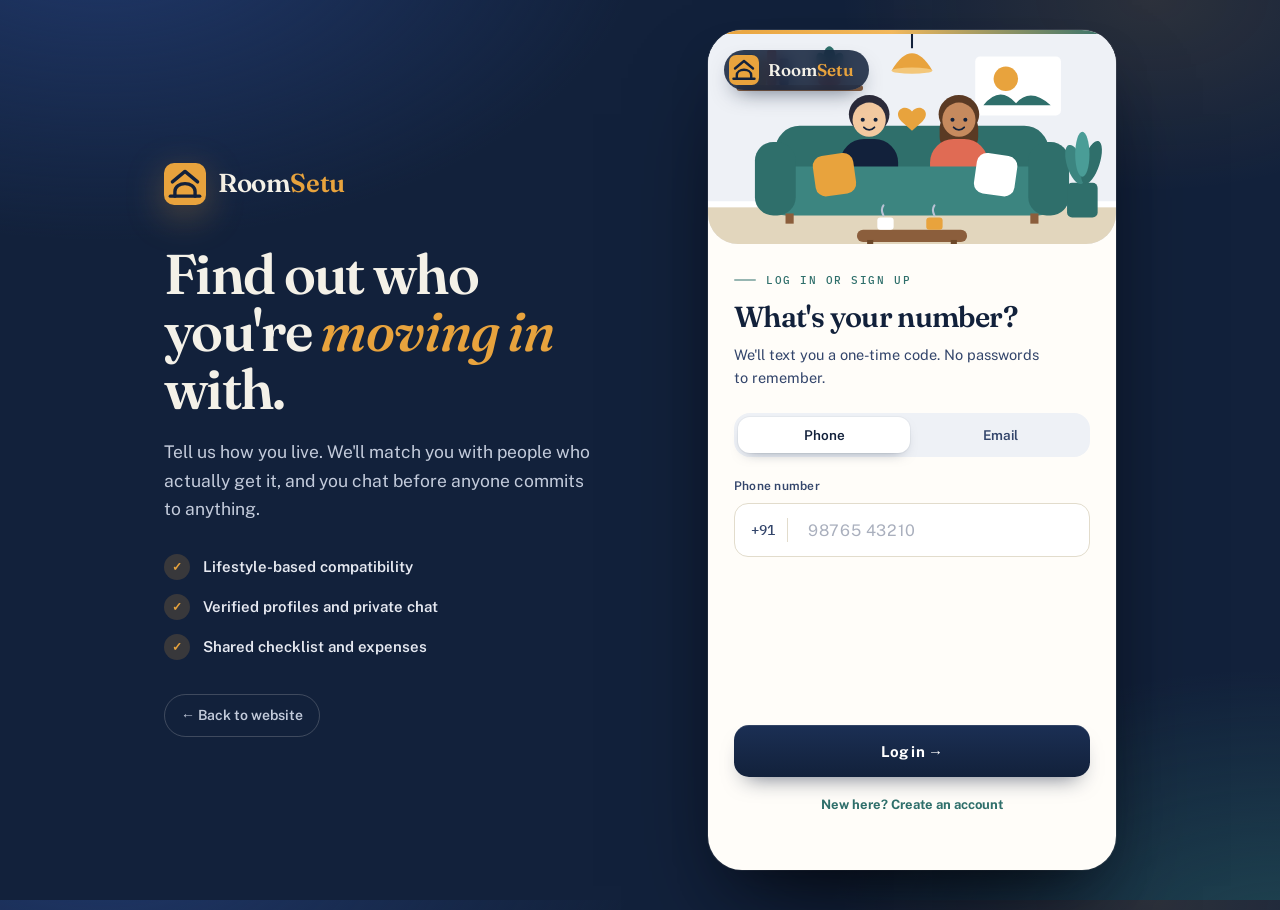
<file: app/index.html>
<!DOCTYPE html>
<html lang="en">
<head>
<meta charset="UTF-8" />
<title>RoomSetu — Find your flatmate</title>
<meta name="description" content="Log in to RoomSetu to match with flatmates, chat, and manage your move-in.">
<meta name="viewport" content="width=device-width, initial-scale=1.0, viewport-fit=cover" />
<meta name="theme-color" content="#12213B" />
<link rel="icon" type="image/svg+xml" href="../logo/favicon.svg">
<link rel="icon" type="image/png" sizes="32x32" href="../logo/favicon-32.png">
<link rel="apple-touch-icon" href="../logo/apple-touch-icon-180.png">
<meta name="mobile-web-app-capable" content="yes" />
<link rel="preconnect" href="https://fonts.googleapis.com">
<link href="https://fonts.googleapis.com/css2?family=Fraunces:ital,opsz,wght@0,9..144,400;0,9..144,500;0,9..144,600;0,9..144,700;1,9..144,500&family=Public+Sans:wght@400;500;600;700;800&family=IBM+Plex+Mono:wght@400;500&display=swap" rel="stylesheet">
<link rel="stylesheet" href="css/style.css">
<link rel="stylesheet" href="css/polish.css">

</head>
<body>

<div class="stage">
  <div class="panel">
    <a class="brand" href="../"><svg class="logo-mark" viewBox="0 0 100 100" aria-hidden="true"><rect width="100" height="100" rx="24" fill="#E8A33D"/><path d="M20 45 L50 20 L80 45" fill="none" stroke="#12213B" stroke-width="8" stroke-linecap="round" stroke-linejoin="round"/><path d="M26 79 V68 C26 43 74 43 74 68 V79" fill="none" stroke="#12213B" stroke-width="8" stroke-linecap="round" stroke-linejoin="round"/><path d="M15 79 H85" fill="none" stroke="#12213B" stroke-width="8" stroke-linecap="round"/></svg><span>Room<b>Setu</b></span></a>
    <button class="eyebrow dev-only" onclick="toggleApiConfig()">API settings</button>
    <h1>Find out who<br>you're <em>moving in</em><br>with.</h1>
    <p class="lede">Tell us how you live. We'll match you with people who actually get it, and you chat before anyone commits to anything.</p>
    <ul class="panel-points"><li>Lifestyle-based compatibility</li><li>Verified profiles and private chat</li><li>Shared checklist and expenses</li></ul>
    <a class="back-link" href="../">← Back to website</a>

    <div class="api-config" id="api-config" style="display:none;">
      <label>Backend API base URL</label>
      <input type="text" id="api-base-input" placeholder="http://localhost:8080/api" />
      <div class="status">
        <span class="dot" id="api-status-dot"></span>
        <span id="api-status-text">Not checked yet</span>
      </div>
      <button class="btn-primary" style="margin-top:12px;" onclick="saveApiBase()">Save & test connection</button>
    </div>
  </div>

  <div class="phone-wrap">
    <div class="phone">
      <div class="top-accent" aria-hidden="true"></div>
      <div class="net-banner" id="net-banner" role="status" aria-live="polite" hidden><span class="nb-dot"></span><span id="net-banner-text">You're offline. Reconnecting…</span></div>
      <div id="toast"></div>

      <!-- LOADING -->
      <div class="view active" id="view-loading">
        <div class="loading-screen"><svg class="logo-mark load-mark" viewBox="0 0 100 100" aria-hidden="true"><rect width="100" height="100" rx="24" fill="#E8A33D"/><path d="M20 45 L50 20 L80 45" fill="none" stroke="#12213B" stroke-width="8" stroke-linecap="round" stroke-linejoin="round"/><path d="M26 79 V68 C26 43 74 43 74 68 V79" fill="none" stroke="#12213B" stroke-width="8" stroke-linecap="round" stroke-linejoin="round"/><path d="M15 79 H85" fill="none" stroke="#12213B" stroke-width="8" stroke-linecap="round"/></svg><div class="spinner"></div><p>Connecting to RoomSetu...</p></div>
      </div>

      <!-- AUTH: PHONE -->
      <div class="view" id="view-auth-phone">
        <div class="auth-banner"><svg viewBox="0 0 400 250" preserveAspectRatio="xMidYMid slice" xmlns="http://www.w3.org/2000/svg" aria-hidden="true" focusable="false"><rect width="400" height="250" fill="#EEF1F6"/><rect y="190" width="400" height="60" fill="#E2D6BD"/><rect y="186" width="400" height="6" fill="#fff"/><rect x="28" y="72" width="124" height="6" rx="3" fill="#8B5E3C"/><rect x="36" y="42" width="9" height="30" rx="1.5" fill="#2F6F6B"/><rect x="48" y="48" width="9" height="24" rx="1.5" fill="#E8A33D"/><rect x="58" y="38" width="9" height="34" rx="1.5" fill="#E06B54"/><rect x="70" y="46" width="9" height="26" rx="1.5" fill="#33456B"/><rect x="108" y="54" width="22" height="18" rx="4" fill="#E06B54"/><ellipse cx="119" cy="46" rx="6" ry="12" fill="#2F6F6B"/><ellipse cx="112" cy="49" rx="5" ry="9" fill="#3C8580" transform="rotate(-24 112 49)"/><ellipse cx="127" cy="49" rx="5" ry="9" fill="#3C8580" transform="rotate(24 127 49)"/><rect x="262" y="44" width="84" height="58" rx="5" fill="#fff"/><circle cx="292" cy="66" r="12" fill="#E8A33D"/><path d="M270 92 q16 -20 32 -2 q14 -16 34 2 Z" fill="#2F6F6B"/><rect x="199" y="0" width="2" height="36" fill="#12213B"/><path d="M180 58 q20 -34 40 0 Z" fill="#E8A33D"/><ellipse cx="200" cy="58" rx="20" ry="3" fill="#F3C77A"/><rect x="66" y="112" width="268" height="86" rx="24" fill="#2F6F6B"/><rect x="129.7" y="125.0" width="56.7" height="67.2" rx="23.1" fill="#12213B"/><ellipse cx="158" cy="100.8" rx="19.9" ry="18.9" fill="#2B2B3A"/><ellipse cx="158" cy="106.1" rx="16.3" ry="16.8" fill="#F2C9A0"/><circle cx="151.7" cy="106.1" r="2.0" fill="#12213B"/><circle cx="164.3" cy="106.1" r="2.0" fill="#12213B"/><path d="M152.8 113.5 Q158 118.7 163.2 113.5" fill="none" stroke="#12213B" stroke-width="1.7" stroke-linecap="round"/><rect x="227.1" y="99.8" width="37.8" height="37.8" rx="14.7" fill="#5A3A24"/><rect x="217.7" y="125.0" width="56.7" height="67.2" rx="23.1" fill="#E06B54"/><ellipse cx="246" cy="100.8" rx="19.9" ry="18.9" fill="#5A3A24"/><ellipse cx="246" cy="106.1" rx="16.3" ry="16.8" fill="#C68A5E"/><circle cx="239.7" cy="106.1" r="2.0" fill="#12213B"/><circle cx="252.3" cy="106.1" r="2.0" fill="#12213B"/><path d="M240.8 113.5 Q246 118.7 251.2 113.5" fill="none" stroke="#12213B" stroke-width="1.7" stroke-linecap="round"/><rect x="58" y="152" width="284" height="48" rx="18" fill="#3C8580"/><rect x="46" y="128" width="40" height="72" rx="18" fill="#2F6F6B"/><rect x="314" y="128" width="40" height="72" rx="18" fill="#2F6F6B"/><rect x="104" y="140" width="40" height="40" rx="10" fill="#E8A33D" transform="rotate(-8 124 160)"/><rect x="262" y="140" width="40" height="40" rx="10" fill="#fff" transform="rotate(8 282 160)"/><rect x="76" y="198" width="8" height="10" fill="#8B5E3C"/><rect x="316" y="198" width="8" height="10" fill="#8B5E3C"/><path d="M200 98 c-7 -9 -20 0 -10 10 l10 9 l10 -9 c10 -10 -3 -19 -10 -10 Z" fill="#E8A33D"/><rect x="268" y="54" width="0" height="0"/><rect x="146" y="214" width="108" height="12" rx="6" fill="#8B5E3C"/><rect x="156" y="224" width="6" height="14" fill="#6d4829"/><rect x="238" y="224" width="6" height="14" fill="#6d4829"/><rect x="166" y="202" width="16" height="12" rx="3" fill="#fff"/><rect x="214" y="202" width="16" height="12" rx="3" fill="#E8A33D"/><path d="M172 200 q-3 -6 0 -10 M222 200 q-3 -6 0 -10" fill="none" stroke="#B9C2D4" stroke-width="2" stroke-linecap="round"/><rect x="352" y="168" width="30" height="34" rx="5" fill="#2F6F6B"/><ellipse cx="360" cy="150" rx="8" ry="20" fill="#3C8580" transform="rotate(-18 360 150)"/><ellipse cx="376" cy="148" rx="8" ry="22" fill="#2F6F6B" transform="rotate(18 376 148)"/><ellipse cx="367" cy="140" rx="7" ry="22" fill="#4a9d97"/></svg><div class="auth-brand"><svg class="logo-mark" viewBox="0 0 100 100" aria-hidden="true"><rect width="100" height="100" rx="24" fill="#E8A33D"/><path d="M20 45 L50 20 L80 45" fill="none" stroke="#12213B" stroke-width="8" stroke-linecap="round" stroke-linejoin="round"/><path d="M26 79 V68 C26 43 74 43 74 68 V79" fill="none" stroke="#12213B" stroke-width="8" stroke-linecap="round" stroke-linejoin="round"/><path d="M15 79 H85" fill="none" stroke="#12213B" stroke-width="8" stroke-linecap="round"/></svg><span>Room<b>Setu</b></span></div></div>
        <div class="auth-view">
          <div class="auth-eyebrow">Log in or sign up</div>
          <h2 id="auth-heading">What's your number?</h2>
          <p class="hint" id="auth-hint">We'll text you a one-time code. No passwords to remember.</p>
          <div class="sub-nav method-toggle" role="group" aria-label="Log in with">
            <button type="button" class="sub-pill on" id="method-phone" onclick="setAuthMethod('phone')">Phone</button>
            <button type="button" class="sub-pill" id="method-email" onclick="setAuthMethod('email')">Email</button>
          </div>
          <div id="phone-field">
            <div class="field">
              <label>Phone number</label>
              <div class="phone-prefix">
                <span>+91</span>
                <input type="tel" id="phone-input" maxlength="10" placeholder="98765 43210" inputmode="numeric" autocomplete="tel-national">
              </div>
            </div>
          </div>
          <div id="email-field" style="display:none;">
            <div class="field">
              <label>Email address</label>
              <input type="email" id="email-input" placeholder="you@example.com" inputmode="email" autocomplete="email" autocapitalize="off" spellcheck="false">
            </div>
          </div>
          <div class="ob-nav" style="padding-top:6px; flex-direction:column; gap:10px;">
            <button class="btn-primary" id="request-otp-btn" onclick="requestOtp(false)">Log in →</button>
            <button class="btn-link" onclick="requestOtp(true)">New here? Create an account</button>
          </div>
        </div>
      </div>

      <!-- AUTH: OTP -->
      <div class="view" id="view-auth-otp">
        <div class="auth-top"><svg class="logo-mark" viewBox="0 0 100 100" aria-hidden="true"><rect width="100" height="100" rx="24" fill="#E8A33D"/><path d="M20 45 L50 20 L80 45" fill="none" stroke="#12213B" stroke-width="8" stroke-linecap="round" stroke-linejoin="round"/><path d="M26 79 V68 C26 43 74 43 74 68 V79" fill="none" stroke="#12213B" stroke-width="8" stroke-linecap="round" stroke-linejoin="round"/><path d="M15 79 H85" fill="none" stroke="#12213B" stroke-width="8" stroke-linecap="round"/></svg><span>Room<b>Setu</b></span></div>
        <div class="auth-view">
          <div class="auth-eyebrow">Step 2 of 2</div>
          <h2>Enter the code</h2>
          <p class="hint">Sent to <span id="otp-phone-display"></span>.</p>
          <div class="otp-boxes">
            <input type="text" maxlength="1" class="otp-digit">
            <input type="text" maxlength="1" class="otp-digit">
            <input type="text" maxlength="1" class="otp-digit">
            <input type="text" maxlength="1" class="otp-digit">
            <input type="text" maxlength="1" class="otp-digit">
            <input type="text" maxlength="1" class="otp-digit">
          </div>
          <div id="signup-fields" style="display:none;">
            <div class="field" style="margin-top:18px;">
              <label>Your name</label>
              <input type="text" id="signup-name" placeholder="Ananya Rao">
            </div>
            <div class="field">
              <label>I am a...</label>
              <select id="signup-role">
                <option value="SEEKER">Seeker — looking for a room/flatmate</option>
                <option value="HOST">Host — have a place to fill</option>
              </select>
            </div>
          </div>
          <div class="ob-nav" style="padding-top:6px;">
            <button class="btn-primary" id="verify-otp-btn" onclick="verifyOtp()">Verify & continue →</button>
            <button class="btn-link" id="resend-otp-btn" onclick="resendOtp()" disabled>Resend code</button>
          </div>
          <button class="btn-link" onclick="showScreen('view-auth-phone')">← Use a different number</button>
        </div>
      </div>

      <!-- ONBOARDING -->
      <div class="view" id="view-onboarding">
        <div class="ob-progress"><span class="done"></span><span data-p="2"></span><span data-p="3"></span></div>

        <div class="ob-step active" data-step="1">
          <div class="auth-eyebrow">Your compatibility profile</div>
          <h2 class="ob-heading">Budget & locality</h2>
          <div class="field"><label>Locality</label><input type="text" id="ob-locality" placeholder="HSR Layout, Bengaluru"></div>
          <div class="field"><label>Budget range (₹/month)</label>
            <div style="display:flex; gap:10px;">
              <input type="number" id="ob-budget-min" placeholder="Min · 8000">
              <input type="number" id="ob-budget-max" placeholder="Max · 15000">
            </div>
          </div>

          <div id="ob-location-field"></div>




          <div class="ob-nav"><button class="btn-primary" onclick="obNext(2)">Continue →</button></div>
        </div>

        <div class="ob-step" data-step="2">
          <h2 class="ob-heading">Your daily rhythm</h2>
          <div class="pd-section-label" style="margin-top:0;">Sleep schedule</div>
          <div class="opt-grid" data-field="sleepSchedule">
            <div class="opt-chip" data-value="BEFORE_11PM">Before 11pm</div>
            <div class="opt-chip" data-value="ELEVEN_TO_1AM">11pm–1am</div>
            <div class="opt-chip" data-value="AFTER_1AM">After 1am</div>
          </div>
          <div class="pd-section-label">Work-from-home</div>
          <div class="opt-grid" data-field="workFromHome">
            <div class="opt-chip" data-value="ALWAYS">Always</div>
            <div class="opt-chip" data-value="SOMETIMES">Sometimes</div>
            <div class="opt-chip" data-value="RARELY">Rarely</div>
          </div>
          <div class="ob-nav"><button class="btn-ghost" onclick="obNext(1)">Back</button><button class="btn-primary" onclick="obNext(3)">Continue →</button></div>
        </div>

        <div class="ob-step" data-step="3">
          <h2 class="ob-heading">Home environment</h2>
          <div class="pd-section-label" style="margin-top:0;">Food preference</div>
          <div class="opt-grid" data-field="foodPreference">
            <div class="opt-chip" data-value="VEGETARIAN">Vegetarian</div>
            <div class="opt-chip" data-value="NON_VEGETARIAN">Non-vegetarian</div>
            <div class="opt-chip" data-value="EGGETARIAN">Eggetarian</div>
          </div>
          <div class="pd-section-label">Cleanliness</div>
          <div class="opt-grid" data-field="cleanliness">
            <div class="opt-chip" data-value="RELAXED">Relaxed</div>
            <div class="opt-chip" data-value="TIDY_WEEKLY">Tidy weekly</div>
            <div class="opt-chip" data-value="VERY_PARTICULAR">Very particular</div>
          </div>
          <div class="ob-nav"><button class="btn-ghost" onclick="obNext(2)">Back</button><button class="btn-primary" id="ob-submit-btn" onclick="submitProfile()">Enter RoomSetu →</button></div>
        </div>
      </div>

      <!-- DISCOVER -->
      <div class="view" id="view-discover">
        <div class="app-header">
          <div class="logo"><svg class="logo-mark" viewBox="0 0 100 100" aria-hidden="true"><rect width="100" height="100" rx="24" fill="#E8A33D"/><path d="M20 45 L50 20 L80 45" fill="none" stroke="#12213B" stroke-width="8" stroke-linecap="round" stroke-linejoin="round"/><path d="M26 79 V68 C26 43 74 43 74 68 V79" fill="none" stroke="#12213B" stroke-width="8" stroke-linecap="round" stroke-linejoin="round"/><path d="M15 79 H85" fill="none" stroke="#12213B" stroke-width="8" stroke-linecap="round"/></svg>RoomSetu</div>
          <button class="icon-btn" onclick="discoverMode === 'listings' ? loadListings() : loadDiscover()">↻</button>
        </div>
        <div class="sub-nav">
          <button class="sub-pill on" id="pill-people" onclick="switchDiscoverMode('people')">Roommates</button>
          <button class="sub-pill" id="pill-listings" onclick="switchDiscoverMode('listings')">Listings</button>
        </div>
        <div class="view-body" id="discover-list">
          <div class="loading-screen"><div class="spinner"></div><p>Loading matches...</p></div>
        </div>
      </div>

      <!-- MATCHES -->
      <div class="view" id="view-matches">
        <div class="app-header"><div class="logo"><svg class="logo-mark" viewBox="0 0 100 100" aria-hidden="true"><rect width="100" height="100" rx="24" fill="#E8A33D"/><path d="M20 45 L50 20 L80 45" fill="none" stroke="#12213B" stroke-width="8" stroke-linecap="round" stroke-linejoin="round"/><path d="M26 79 V68 C26 43 74 43 74 68 V79" fill="none" stroke="#12213B" stroke-width="8" stroke-linecap="round" stroke-linejoin="round"/><path d="M15 79 H85" fill="none" stroke="#12213B" stroke-width="8" stroke-linecap="round"/></svg>Matches</div></div>
        <div id="matches-list"><div class="loading-screen"><div class="spinner"></div><p>Loading...</p></div></div>
      </div>

      <!-- CHAT -->
      <div class="view" id="view-chat">
        <div class="thread-header">
          <button class="icon-btn" onclick="closeChatScreen()">←</button>
          <div style="display:flex; align-items:center; gap:12px; cursor:pointer;" onclick="openChatPartnerProfile()">
        <div class="avatar" style="width:38px;height:38px;font-size:14px;border-radius:11px;background:#2F6F6B;" id="chat-partner-avatar">?</div>
    <div><b id="chat-partner-name">—</b><div style="font-size:11px;color:var(--teal);font-weight:600;">View profile</div></div>
  </div>
  <button class="icon-btn" style="margin-left:auto;" title="Delete chat" onclick="deleteCurrentChat()">🗑</button>


      
     </div>
        <div class="thread-body" id="thread-body"></div>
        <div class="thread-input">
          <input id="chat-input" type="text" placeholder="Message..." onkeydown="if(event.key==='Enter')sendMsg()">
          <button class="send-btn" onclick="sendMsg()">→</button>
        </div>
      </div>

      <!-- MESSAGES INBOX -->
      <div class="view" id="view-conversations">
        <div class="thread-header">
          <button class="icon-btn" onclick="showTab('me')">←</button>
          <div><b>Messages</b></div>
        </div>
        <div id="conversations-list" style="overflow-y:auto; flex:1;">
          <div class="loading-screen"><div class="spinner"></div><p>Loading...</p></div>
        </div>
      </div>

      <!-- HOUSEHOLDS LIST -->
      <div class="view" id="view-checklist">
        <div class="app-header"><div class="logo"><svg class="logo-mark" viewBox="0 0 100 100" aria-hidden="true"><rect width="100" height="100" rx="24" fill="#E8A33D"/><path d="M20 45 L50 20 L80 45" fill="none" stroke="#12213B" stroke-width="8" stroke-linecap="round" stroke-linejoin="round"/><path d="M26 79 V68 C26 43 74 43 74 68 V79" fill="none" stroke="#12213B" stroke-width="8" stroke-linecap="round" stroke-linejoin="round"/><path d="M15 79 H85" fill="none" stroke="#12213B" stroke-width="8" stroke-linecap="round"/></svg>Households</div></div>
        <div id="household-list"><div class="loading-screen"><div class="spinner"></div><p>Loading...</p></div></div>
      </div>

      <!-- HOUSEHOLD DETAIL -->
      <div class="view" id="view-household">
        <div class="thread-header">
          <button class="icon-btn" onclick="showTab('checklist')">←</button>
          <div><b id="household-partner-name">—</b><div style="font-size:11.5px;color:var(--teal);font-weight:600;">Move-in tools</div></div>
        </div>
        <div style="overflow-y:auto; flex:1;">
          <div class="card-block" id="expense-balance-card">
            <h3>Expense balance</h3><p class="sub">Loading...</p>
          </div>
          <div class="card-block">
            <h3>Checklist</h3>
            <p class="sub">Shared move-in tasks</p>
            <div id="household-checklist"></div>
            <div class="add-row">
              <input type="text" id="new-checklist-item" placeholder="Add a task...">
              <button onclick="addChecklistItem()">Add</button>
            </div>
          </div>
        </div>
      </div>

      <!-- MY LISTINGS (host) -->
      <div class="view" id="view-my-listings">
        <div class="thread-header">
          <button class="icon-btn" onclick="showTab('me')">←</button>
          <div><b>My Listings</b></div>
        </div>

        

        <div id="my-listings-list" style="overflow-y:auto; flex:1;">
          <div class="loading-screen"><div class="spinner"></div><p>Loading...</p></div>
        </div>
        <div style="padding:16px 22px;">
          <button class="btn-primary" onclick="openCreateListingScreen()">+ Add a listing</button>
        </div>
      </div>

      <!-- CREATE LISTING (host) -->
      <div class="view" id="view-create-listing">
        <div class="thread-header">
          <button class="icon-btn" onclick="showScreen('view-my-listings')">←</button>
          <div><b id="cl-title">New Listing</b></div>
        </div>
        <div style="overflow-y:auto; flex:1; padding:20px 22px;">
          <div class="pd-section-label" style="margin-top:0;">Photos</div>
          <div class="photo-grid" id="cl-photo-grid"></div>

          <div class="field"><label>Locality</label><input type="text" id="cl-locality" placeholder="HSR Layout, Bengaluru"></div>

          <div class="field">
  <label>Address</label>
  <div class="autocomplete-wrap">
    <input type="text" id="cl-address" placeholder="Start typing your building or street...">
    <div class="autocomplete-dropdown" id="cl-address-dropdown"></div>
  </div>
  <div id="cl-pin-status" style="font-size:12px; font-weight:600; margin-top:8px;"></div>
</div>
          
          <div class="field"><label>Monthly rent (₹)</label><input type="number" id="cl-rent" placeholder="12000"></div>
          <div class="field"><label>Lease type</label>
            <select id="cl-lease-type">
              <option value="FLAT_SHARE">Flat share</option>
              <option value="PG">PG</option>
            </select>
          </div>
          <div class="field"><label>Available from</label><input type="date" id="cl-available-from"></div>
          <div class="pd-section-label" style="margin-top:4px;">Features</div>
<div class="feat-grid" id="cl-features" style="margin-bottom:18px;"></div>
          <div class="field"><label>Description</label>
            <textarea id="cl-description" rows="4" placeholder="Nearby landmarks, what's included, what kind of flatmate you're looking for..." style="width:100%; border:1.5px solid var(--line); border-radius:12px; padding:13px 15px; font-family:inherit; font-size:14px; resize:vertical;"></textarea>
          </div>
          <button class="btn-primary" id="create-listing-btn" onclick="submitListingForm()">Publish listing →</button>
        </div>
      </div>

     
      <!-- VERIFICATION (work/college email) -->
<div class="view" id="view-verification">
  <div class="thread-header">
    <button class="icon-btn" onclick="showTab('me')">←</button>
    <div><b>Verify your email</b></div>
  </div>
  <div style="overflow-y:auto; flex:1; padding:20px 22px;">
    <p class="hint" style="margin-bottom:22px;">Verify a work or college email to show a badge on your profile. We'll email you a 6-digit code. Personal addresses like Gmail can't be used for this badge.</p>

    <div class="field">
      <label>Work or college email</label>
      <input type="email" id="work-email" placeholder="you@company.com or you@college.ac.in">
    </div>
    <button class="btn-primary" id="email-send-btn" onclick="requestEmailCode()">Send code →</button>

    <div id="email-code-section" style="display:none; margin-top:20px;">
      <div class="field">
        <label>6-digit code</label>
        <input type="text" id="email-code" maxlength="6" inputmode="numeric" placeholder="123456">
      </div>
      <button class="btn-primary" id="email-confirm-btn" onclick="confirmEmailCode()">Verify →</button>
    </div>

    <div id="verification-status-box" style="margin-top:22px;"></div>
  </div>
</div>

      <!-- MY DETAILS (view/edit saved profile) -->
      <div class="view" id="view-my-details">
        <div class="thread-header">
          <button class="icon-btn" onclick="showTab('me')">←</button>
          <div><b>My Details</b></div>
        </div>
        <div style="overflow-y:auto; flex:1; padding:20px 22px;" id="my-details-body">
          <div class="loading-screen"><div class="spinner"></div><p>Loading your profile...</p></div>
        </div>
      </div>

      <!-- INQUIRIES (host) -->
      <div class="view" id="view-inquiries">
        <div class="thread-header">
          <button class="icon-btn" onclick="showTab('me')">←</button>
          <div><b>Inquiries</b></div>
        </div>
        <div id="inquiries-list" style="overflow-y:auto; flex:1;">
          <div class="loading-screen"><div class="spinner"></div><p>Loading...</p></div>
        </div>
      </div>

      <!-- BLOCKED USERS -->
<div class="view" id="view-blocked">
  <div class="thread-header">
    <button class="icon-btn" onclick="showTab('me')">←</button>
    <div><b>Blocked users</b></div>
  </div>
  <div id="blocked-list" style="overflow-y:auto; flex:1;">
    <div class="loading-screen"><div class="spinner"></div><p>Loading...</p></div>
  </div>
</div>



      
      <div class="view" id="view-me">
        <div class="app-header"><div class="logo"><svg class="logo-mark" viewBox="0 0 100 100" aria-hidden="true"><rect width="100" height="100" rx="24" fill="#E8A33D"/><path d="M20 45 L50 20 L80 45" fill="none" stroke="#12213B" stroke-width="8" stroke-linecap="round" stroke-linejoin="round"/><path d="M26 79 V68 C26 43 74 43 74 68 V79" fill="none" stroke="#12213B" stroke-width="8" stroke-linecap="round" stroke-linejoin="round"/><path d="M15 79 H85" fill="none" stroke="#12213B" stroke-width="8" stroke-linecap="round"/></svg>Profile</div></div>
        <div class="me-hero">
          <div class="avatar" id="me-avatar" style="background:#C8811F;">A</div>
          <h2 id="me-name">—</h2>
          <p id="me-role" style="font-size:12.5px;color:var(--ink-soft);margin:0;">—</p>
        </div>
        <div class="trust-meter">
          <div class="row"><b style="font-size:13.5px;color:var(--teal);">Trust score</b><span id="trust-score-val" class="mono-val">—</span></div>
          <div class="trust-track"><i id="trust-track-fill" style="width:0%;"></i></div>
        </div>


        <div class="settings-list">
  <div class="settings-row"><div class="si">✅</div><b>Verification</b><span class="tag" id="me-verification-tag">—</span></div>
  <div class="settings-row" style="cursor:pointer;" onclick="openVerificationScreen()"><div class="si">✉️</div><b>Verify work/college email</b></div>
  <div class="settings-row" style="cursor:pointer;" onclick="openMyDetails()"><div class="si">📋</div><b>My Details</b></div>
  <div class="settings-row" style="cursor:pointer;" onclick="openPublicProfile(State.userId)"><div class="si">👤</div><b>View my public profile</b></div>
<div class="settings-row" style="cursor:pointer;" onclick="openConversationsList()"><div class="si">💬</div><b>Messages</b><span class="tag" id="messages-count-tag" style="display:none; background:var(--coral); color:white;"></span></div>  <div class="settings-row" id="host-links-row" style="display:none; cursor:pointer;" onclick="showTab('mylistings')"><div class="si">🏠</div><b>My Listings</b></div>
  <div class="settings-row" id="inquiries-link-row" style="display:none; cursor:pointer;" onclick="openInquiries()"><div class="si">📨</div><b>Inquiries</b><span class="tag" id="inquiries-count-tag" style="display:none;"></span></div>
  <div class="settings-row" style="cursor:pointer;" onclick="openBlockedList()"><div class="si">🚫</div><b>Blocked users</b></div>
  <div class="settings-row" style="cursor:pointer;" onclick="logout()"><div class="si">🚪</div><b>Log out</b></div>
</div>
        
      </div>

      <div class="sheet-overlay" id="sheet-overlay" onclick="closeSheet(event)">
        <div class="sheet" id="sheet">
          <div class="sheet-handle"></div>
          <div class="sheet-body" id="sheet-body"></div>
        </div>
      </div>

      <div class="bottom-nav" id="bottom-nav" style="display:none;">
        <button class="nav-btn active" data-tab="discover" onclick="showTab('discover')"><svg viewBox="0 0 24 24" aria-hidden="true"><circle cx="12" cy="12" r="9"/><path d="M15.8 8.2l-2.1 5.5-5.5 2.1 2.1-5.5z"/></svg>Discover</button>
        <button class="nav-btn" data-tab="matches" onclick="showTab('matches')"><svg viewBox="0 0 24 24" aria-hidden="true"><path d="M12 20.5s-7.5-4.6-7.5-10.3A4.3 4.3 0 0 1 12 7.6a4.3 4.3 0 0 1 7.5 2.6c0 5.7-7.5 10.3-7.5 10.3z"/></svg>Matches <span class="badge" id="incoming-badge" style="display:none;"></span></button>
        <button class="nav-btn" data-tab="checklist" onclick="showTab('checklist')"><svg viewBox="0 0 24 24" aria-hidden="true"><path d="M3.5 11.5L12 4.5l8.5 7"/><path d="M5.5 10.5v9.5h13v-9.5"/><path d="M10 20v-5.5h4V20"/></svg>Household</button>
        <button class="nav-btn" data-tab="me" onclick="showTab('me')"><svg viewBox="0 0 24 24" aria-hidden="true"><circle cx="12" cy="8" r="4"/><path d="M4.5 21c0-4.2 3.4-6.8 7.5-6.8s7.5 2.6 7.5 6.8"/></svg>Profile <span class="badge" id="messages-badge" style="display:none;"></span></button>      </div>
    </div>
  </div>
</div>

  <script>if(/[?&]dev\b/.test(location.search))document.documentElement.classList.add("dev");</script>
  <script>
  // Shows a banner when the internet drops, and "Back online" when it returns
  (function(){var el=document.getElementById('net-banner'),tx=document.getElementById('net-banner-text'),t;
    function off(){clearTimeout(t);el.classList.remove('ok');tx.textContent="You're offline. Reconnecting…";el.hidden=false;}
    function on(){clearTimeout(t);el.classList.add('ok');tx.textContent='Back online';el.hidden=false;t=setTimeout(function(){el.hidden=true;},2200);}
    window.addEventListener('offline',off);window.addEventListener('online',on);
    if(!navigator.onLine)off();})();
  </script>
  <script src="js/state.js"></script>
  <script src="js/api.js"></script>
  <script src="js/ui.js"></script>
  <script src="js/upload.js"></script>
  <script src="js/geocode.js"></script>
  <script src="js/auth.js"></script>
  <script src="js/otp-boxes.js"></script>
  <script src="js/discover.js"></script>
  <script src="js/matches.js"></script>
  <script src="js/chat.js"></script>
  <script src="js/household.js"></script>
  <script src="js/listings.js"></script>
  <script src="js/listing-manage.js"></script>
<script src="js/listing-search.js"></script>
  <script src="js/verification.js"></script>
  <script src="js/mydetails.js"></script>
  <script src="js/profile-public.js"></script>
  <script src="js/safety.js"></script>
  <script src="js/unread.js"></script>
  <script src="js/mylocation.js"></script>
  <script src="js/main.js"></script>



</body>
</html>
</file>
<file: app/css/style.css>
:root{
  --ink:#12213B; --ink-soft:#33456B; --paper:#FFFDF9; --mist:#EEF1F6;
  --saffron:#E8A33D; --saffron-deep:#C8811F; --teal:#2F6F6B; --teal-soft:#E4EFEE;
  --coral:#E06B54; --line:#E2DCCC;
  --shadow: 0 18px 40px -18px rgba(18,33,59,0.35);
}
*{box-sizing:border-box;}
html,body{margin:0;padding:0;}
body{
  background:
    radial-gradient(1100px 600px at 15% -10%, #1c3159 0%, transparent 60%),
    radial-gradient(900px 500px at 100% 10%, #0e1a30 0%, transparent 55%),
    var(--ink);
  font-family:'Public Sans', sans-serif; color:var(--ink); min-height:100vh;
  display:flex; align-items:flex-start; justify-content:center; padding:48px 20px 80px;
}
.stage{ display:flex; gap:64px; align-items:center; max-width:1120px; width:100%; flex-wrap:wrap; justify-content:center; }
.panel{ flex:1 1 380px; max-width:440px; color:#F4F1E8; padding-top:8px; }
.panel .eyebrow{
  display:inline-flex; align-items:center; gap:8px; font-family:'IBM Plex Mono', monospace;
  font-size:11.5px; letter-spacing:.14em; text-transform:uppercase; color:var(--saffron);
  border:1px solid rgba(232,163,61,0.4); padding:6px 12px; border-radius:100px; margin-bottom:22px;
  cursor:pointer; background:none;
}
.panel .eyebrow::before{ content:""; width:6px;height:6px;border-radius:50%; background:var(--saffron); }
.panel h1{ font-family:'Fraunces', serif; font-weight:600; font-size:48px; line-height:1.06; margin:0 0 18px; }
.panel h1 em{ font-style:italic; font-weight:500; color:var(--saffron); }
.panel p.lede{ font-size:16px; line-height:1.6; color:#C9D0DE; margin:0 0 28px; max-width:400px; }
.api-config{ background:rgba(244,241,232,0.06); border:1px solid rgba(244,241,232,0.14); border-radius:14px; padding:16px 18px; margin-top:10px; }
.api-config label{ display:block; font-size:11px; letter-spacing:.08em; text-transform:uppercase; color:#9CA6BC; margin-bottom:8px; font-family:'IBM Plex Mono', monospace; }
.api-config input{ width:100%; background:rgba(0,0,0,0.2); border:1px solid rgba(244,241,232,0.2); border-radius:9px; padding:9px 12px; color:#F4F1E8; font-family:'IBM Plex Mono', monospace; font-size:12.5px; outline:none; }
.api-config input:focus{ border-color:var(--saffron); }
.api-config .status{ display:flex; align-items:center; gap:7px; margin-top:12px; font-size:12px; color:#9CA6BC; }
.api-config .dot{ width:7px;height:7px;border-radius:50%; background:#6b7280; }
.api-config .dot.ok{ background:#4ADE80; } .api-config .dot.bad{ background:var(--coral); }

.phone-wrap{ position:relative; flex:0 0 auto; }
.phone{ width:376px; height:780px; background:var(--paper); border-radius:44px; border:10px solid #0B1524; box-shadow:var(--shadow), 0 0 0 1px rgba(255,255,255,0.04); overflow:hidden; position:relative; display:flex; flex-direction:column; }
.notch{ position:absolute; top:0; left:50%; transform:translateX(-50%); width:120px; height:26px; background:#0B1524; border-radius:0 0 16px 16px; z-index:50; }
.status-bar{ height:44px; flex:0 0 44px; display:flex; align-items:flex-end; justify-content:space-between; padding:0 24px 8px; font-family:'IBM Plex Mono', monospace; font-size:12px; font-weight:500; }

.view{ flex:1 1 auto; overflow-y:auto; display:none; flex-direction:column; scrollbar-width:none; }
.view::-webkit-scrollbar{display:none;}
.view.active{display:flex;}

.app-header{ padding:10px 22px 16px; display:flex; align-items:center; justify-content:space-between; flex:0 0 auto; }
.app-header .logo{ font-family:'Fraunces', serif; font-weight:600; font-size:21px; display:flex; align-items:center; gap:8px; }
.app-header .logo .dot{width:7px;height:7px;border-radius:50%;background:var(--saffron);}
.icon-btn{ width:36px;height:36px; border-radius:50%; background:var(--mist); display:flex;align-items:center;justify-content:center; cursor:pointer; border:none; font-size:16px; }

.bottom-nav{ flex:0 0 74px; display:flex; border-top:1px solid var(--line); background:var(--paper); }
.nav-btn{ flex:1; display:flex;flex-direction:column;align-items:center;justify-content:center; gap:5px; background:none;border:none;cursor:pointer; color:#A7ADBB; font-size:10.5px; font-weight:600; padding:8px 0 4px; position:relative; }
.nav-btn.active{color:var(--ink);}
.nav-btn .badge{ position:absolute; top:2px; right:calc(50% - 20px); background:var(--coral); color:white; font-size:9px; font-weight:700; width:15px;height:15px;border-radius:50%; display:flex;align-items:center;justify-content:center; }

.auth-view{ padding:32px 26px 24px; flex:1; display:flex; flex-direction:column; }
.auth-eyebrow{ font-family:'IBM Plex Mono', monospace; font-size:11px; letter-spacing:.1em; text-transform:uppercase; color:var(--teal); font-weight:500; margin-bottom:12px; }
.auth-view h2{ font-family:'Fraunces', serif; font-size:27px; font-weight:600; margin:0 0 10px; line-height:1.18; }
.auth-view p.hint{ color:var(--ink-soft); font-size:14px; margin:0 0 26px; line-height:1.5; }
.field{ margin-bottom:16px; }
.field label{ display:block; font-size:12px; font-weight:600; color:var(--ink-soft); margin-bottom:7px; }
.field input, .field select{ width:100%; border:1.5px solid var(--line); border-radius:12px; padding:13px 15px; font-size:14.5px; font-family:'Public Sans', sans-serif; outline:none; background:var(--paper); color:var(--ink); }
.field input:focus, .field select:focus{ border-color:var(--saffron); }
.field .phone-prefix{ display:flex; align-items:center; gap:8px; }
.field .phone-prefix span{ font-family:'IBM Plex Mono', monospace; font-size:14px; color:var(--ink-soft); }
.otp-boxes{ display:flex; gap:8px; margin-bottom:8px; }
.otp-boxes input{ width:44px; height:52px; text-align:center; font-size:20px; font-family:'IBM Plex Mono', monospace; border:1.5px solid var(--line); border-radius:12px; }
.otp-boxes input:focus{ border-color:var(--saffron); outline:none; }

.btn-primary{ width:100%; background:var(--ink); color:white; border:none; padding:15px; border-radius:14px; font-weight:700; font-size:14.5px; cursor:pointer; display:flex; align-items:center; justify-content:center; gap:8px; }
.btn-primary:disabled{ opacity:.5; cursor:not-allowed; }
.btn-ghost{ background:none; border:1.5px solid var(--line); color:var(--ink-soft); padding:15px 18px; border-radius:14px; font-weight:600; font-size:14px; cursor:pointer; }
.btn-link{ background:none; border:none; color:var(--teal); font-weight:700; font-size:13px; cursor:pointer; padding:10px 0; text-align:center; }
.spinner{ width:16px;height:16px; border:2px solid rgba(255,255,255,0.35); border-top-color:white; border-radius:50%; animation:spin .7s linear infinite; }
@keyframes spin{ to{ transform:rotate(360deg); } }

#view-onboarding{padding:28px 26px 0;}
.ob-heading{ font-family:'Fraunces',serif; font-size:27px; margin:0 0 10px; }
.ob-progress{ display:flex; gap:6px; margin-bottom:24px; }
.ob-progress span{ flex:1; height:4px; border-radius:4px; background:var(--line); }
.ob-progress span.done{background:var(--saffron);}
.ob-step{display:none; flex-direction:column; flex:1;}
.ob-step.active{display:flex;}
.opt-grid{display:flex; flex-wrap:wrap; gap:9px; margin-bottom:20px;}
.opt-chip{ border:1.5px solid var(--line); border-radius:100px; padding:10px 16px; font-size:13.5px; font-weight:600; color:var(--ink-soft); cursor:pointer; background:none; }
.opt-chip.selected{ background:var(--ink); border-color:var(--ink); color:white; }
.pd-section-label{ font-family:'IBM Plex Mono', monospace; font-size:10.5px; letter-spacing:.1em; text-transform:uppercase; color:var(--ink-soft); margin:14px 0 10px; }
.ob-nav{ display:flex; gap:10px; padding:20px 0 24px; margin-top:auto; }

#view-discover .view-body{padding:2px 22px 22px; flex:1;}
.match-card{ background:var(--paper); border:1px solid var(--line); border-radius:20px; overflow:hidden; margin-bottom:16px; box-shadow:0 10px 24px -16px rgba(18,33,59,0.25); cursor:pointer; }
.mc-top{ display:flex; align-items:center; gap:13px; padding:16px 16px 12px; }
.avatar{ width:54px;height:54px;border-radius:16px; display:flex;align-items:center;justify-content:center; font-family:'Fraunces', serif; font-weight:600; font-size:19px; color:white; flex:0 0 auto; position:relative; }
.avatar .vbadge{ position:absolute; bottom:-4px; right:-4px; width:19px;height:19px;border-radius:50%; background:var(--teal); border:2.5px solid var(--paper); display:flex;align-items:center;justify-content:center; font-size:10px; color:white; }
.mc-name-row{display:flex; align-items:baseline; gap:6px;}
.mc-name-row b{font-size:15.5px;}
.mc-loc{font-size:12.5px; color:var(--ink-soft); margin-top:2px;}
.ring{ width:46px;height:46px; position:relative; flex:0 0 auto; margin-left:auto; }
.ring svg{transform:rotate(-90deg);}
.ring .pct{ position:absolute; inset:0; display:flex; align-items:center; justify-content:center; font-family:'IBM Plex Mono', monospace; font-size:11.5px; font-weight:600; }
.mc-quote{ margin:0 16px 16px; padding:12px 14px; background:var(--mist); border-radius:12px; font-size:12.5px; color:var(--ink-soft); font-style:italic; border-left:2.5px solid var(--saffron); }
.empty-state{ text-align:center; padding:60px 30px; color:var(--ink-soft); }
.empty-state b{ display:block; color:var(--ink); font-size:15px; margin-bottom:6px; }
.empty-state p{ font-size:13px; line-height:1.5; margin:0; }

.sheet-overlay{ position:absolute; inset:0; background:rgba(11,21,36,0.4); display:none; z-index:80; }
.sheet-overlay.active{display:block;}
.sheet{ position:absolute; left:0; right:0; bottom:0; background:var(--paper); border-radius:26px 26px 0 0; max-height:88%; display:flex; flex-direction:column; transform:translateY(100%); transition:transform .32s cubic-bezier(.2,.9,.25,1); box-shadow:0 -20px 50px rgba(0,0,0,0.25); }
.sheet.open{transform:translateY(0);}
.sheet-handle{ width:38px;height:4px;background:var(--line); border-radius:4px; margin:12px auto 4px; flex:0 0 auto; }
.sheet-body{overflow-y:auto; padding:14px 24px 28px;}
.pd-hero{display:flex; flex-direction:column; align-items:center; text-align:center; padding:10px 0 20px;}
.pd-hero .avatar{width:88px;height:88px; font-size:30px; border-radius:24px; margin-bottom:14px;}
.pd-hero h2{font-family:'Fraunces', serif; font-size:23px; margin:0 0 4px;}
.verified-strip{ display:inline-flex; align-items:center; gap:6px; margin-top:10px; background:var(--teal-soft); color:var(--teal); font-size:11.5px; font-weight:700; padding:6px 12px; border-radius:100px; }
.compat-row{ display:flex; align-items:center; gap:12px; margin-bottom:13px; }
.compat-row .label{width:120px; font-size:12.5px; font-weight:600; flex:0 0 auto;}
.compat-bar{flex:1; height:8px; background:var(--mist); border-radius:6px; overflow:hidden;}
.compat-bar i{display:block; height:100%; background:var(--teal); border-radius:6px;}
.compat-row .pctval{width:36px; text-align:right; font-family:'IBM Plex Mono', monospace; font-size:11.5px; color:var(--ink-soft);}
.ai-summary-box{ background:linear-gradient(135deg, var(--teal-soft), var(--mist)); border-radius:14px; padding:14px 16px; margin:6px 0 20px; font-size:13px; color:var(--ink); line-height:1.5; }
.ai-summary-box .tag{ display:inline-block; font-family:'IBM Plex Mono', monospace; font-size:9.5px; text-transform:uppercase; letter-spacing:.06em; color:var(--teal); background:rgba(255,255,255,0.6); padding:3px 8px; border-radius:100px; margin-bottom:8px; }
.pd-cta{display:flex; gap:10px; padding-top:16px;}

.req-row{ display:flex; align-items:center; gap:13px; padding:14px 22px; border-bottom:1px solid var(--line); }
.req-row .txt{flex:1;}
.req-row .txt b{font-size:14.5px;}
.req-row .txt .sub{font-size:12px; color:var(--ink-soft);}
.req-actions{display:flex; gap:6px;}
.req-actions button{ width:34px;height:34px; border-radius:50%; border:none; cursor:pointer; display:flex;align-items:center;justify-content:center; font-size:14px; color:white; }
.req-actions .accept{background:var(--teal);}
.req-actions .reject{background:var(--mist); color:var(--ink-soft);}
.section-title{ padding:16px 22px 8px; font-family:'IBM Plex Mono', monospace; font-size:10.5px; letter-spacing:.1em; text-transform:uppercase; color:var(--ink-soft); }
.household-row{ display:flex; align-items:center; gap:13px; padding:13px 22px; border-bottom:1px solid var(--line); cursor:pointer; }
.household-row .txt{flex:1;}
.household-row .txt b{font-size:14.5px;}

#view-household .thread-header{ display:flex; align-items:center; gap:12px; padding:12px 18px 16px; border-bottom:1px solid var(--line); flex:0 0 auto; }
.card-block{ background:var(--paper); border:1px solid var(--line); border-radius:18px; padding:18px; margin:16px 22px 0; }
.card-block h3{ font-family:'Fraunces', serif; font-size:16.5px; margin:0 0 4px; }
.card-block .sub{ font-size:12px; color:var(--ink-soft); margin:0 0 14px; }
.split-bar{display:flex; height:10px; border-radius:6px; overflow:hidden; margin-bottom:10px;}
.split-bar .a{background:var(--saffron);} .split-bar .b{background:var(--teal);}
.split-legend{display:flex; justify-content:space-between; font-size:11.5px; color:var(--ink-soft);}
.split-legend b{color:var(--ink);}
.check-item{ display:flex; align-items:center; gap:12px; padding:11px 0; border-bottom:1px solid var(--line); cursor:pointer; }
.check-item:last-child{border-bottom:none;}
.checkbox{ width:21px;height:21px; border-radius:7px; border:1.7px solid var(--line); flex:0 0 auto; display:flex; align-items:center; justify-content:center; color:white; font-size:12px; }
.checkbox.on{background:var(--teal); border-color:var(--teal);}
.check-item .cl{flex:1;}
.check-item .cl b{display:block; font-size:13.5px; font-weight:600;}
.check-item.done .cl b{color:var(--ink-soft); text-decoration:line-through;}
.add-row{ display:flex; gap:8px; margin-top:12px; }
.add-row input{ flex:1; border:1.5px solid var(--line); border-radius:10px; padding:10px 12px; font-size:13px; outline:none; }
.add-row button{ background:var(--ink); color:white; border:none; border-radius:10px; padding:0 16px; font-weight:700; cursor:pointer; }

#view-chat .thread-header{ display:flex; align-items:center; gap:12px; padding:12px 18px 16px; border-bottom:1px solid var(--line); flex:0 0 auto; }
.demo-badge{ font-size:10px; font-weight:700; background:#FFF3DF; color:var(--saffron-deep); padding:3px 8px; border-radius:100px; }
.thread-body{flex:1; overflow-y:auto; padding:16px 18px; display:flex; flex-direction:column; gap:10px;}
.bubble{ max-width:74%; padding:10px 14px; border-radius:16px; font-size:13.5px; line-height:1.45; }
.bubble.them{background:var(--mist); align-self:flex-start; border-bottom-left-radius:4px;}
.bubble.me{background:var(--ink); color:white; align-self:flex-end; border-bottom-right-radius:4px;}
.sys-note{ align-self:center; font-size:11px; color:var(--ink-soft); background:var(--mist); padding:6px 12px; border-radius:100px; }
.thread-input{ display:flex; gap:10px; padding:12px 16px; border-top:1px solid var(--line); flex:0 0 auto; }
.thread-input input{ flex:1; border:1px solid var(--line); border-radius:100px; padding:11px 16px; font-size:13.5px; outline:none; }
.send-btn{ width:42px;height:42px;border-radius:50%; background:var(--ink); border:none; color:white; display:flex;align-items:center;justify-content:center; cursor:pointer; flex:0 0 auto; }

.me-hero{display:flex; flex-direction:column; align-items:center; padding:8px 22px 22px; text-align:center;}
.me-hero .avatar{width:80px;height:80px; font-size:28px; border-radius:22px; margin-bottom:12px;}
.me-hero h2{font-family:'Fraunces', serif; font-size:21px; margin:0 0 3px;}
.trust-meter{ margin:18px 22px; background:var(--teal-soft); border-radius:16px; padding:16px 18px; }
.trust-meter .row{display:flex; justify-content:space-between; align-items:center; margin-bottom:8px;}
.mono-val{ font-family:'IBM Plex Mono', monospace; font-size:12px; color:var(--teal); }
.trust-track{height:7px; background:rgba(47,111,107,0.18); border-radius:5px; overflow:hidden;}
.trust-track i{display:block; height:100%; background:var(--teal); border-radius:5px;}
.settings-list{margin:0 22px;}
.settings-row{ display:flex; align-items:center; gap:13px; padding:14px 4px; border-bottom:1px solid var(--line); }
.settings-row .si{ width:36px;height:36px;border-radius:11px; background:var(--mist); display:flex;align-items:center;justify-content:center; flex:0 0 auto; }
.settings-row b{font-size:13.5px; font-weight:600; flex:1;}
.tag{ font-size:11px; font-weight:600; padding:5px 10px; border-radius:100px; background:var(--mist); color:var(--ink-soft); }

#toast{ position:absolute; left:22px; right:22px; bottom:90px; z-index:200; display:flex; flex-direction:column; gap:8px; pointer-events:none; }
.toast-item{ background:var(--ink); color:white; padding:12px 16px; border-radius:12px; font-size:13px; box-shadow:0 10px 24px rgba(0,0,0,0.3); animation:toastIn .25s ease; }
.toast-item.error{ background:var(--coral); }
.toast-item.success{ background:var(--teal); }
@keyframes toastIn{ from{opacity:0; transform:translateY(8px);} to{opacity:1; transform:translateY(0);} }

.loading-screen{ flex:1; display:flex; align-items:center; justify-content:center; flex-direction:column; gap:14px; }
.loading-screen .spinner{ width:28px;height:28px; border:3px solid var(--line); border-top-color:var(--saffron); }
.loading-screen p{ font-size:13px; color:var(--ink-soft); }


.sub-nav{ display:flex; gap:8px; padding:0 22px 14px; }
.sub-pill{ padding:7px 14px; border-radius:100px; font-size:12.5px; font-weight:600; background:var(--mist); color:var(--ink-soft); border:none; cursor:pointer; }
.sub-pill.on{ background:var(--ink); color:white; }

.listing-card{
  background:var(--paper); border:1px solid var(--line); border-radius:20px; overflow:hidden;
  margin-bottom:16px; box-shadow:0 10px 24px -16px rgba(18,33,59,0.25); cursor:pointer;
}
.listing-card .lc-top{ padding:16px 16px 10px; }
.listing-card .lc-rent{ font-family:'Fraunces', serif; font-weight:600; font-size:20px; color:var(--ink); }
.listing-card .lc-rent span{ font-size:12px; font-weight:500; color:var(--ink-soft); }
.listing-card .lc-loc{ font-size:12.5px; color:var(--ink-soft); margin-top:3px; }
.listing-card .lc-tags{ display:flex; gap:6px; padding:0 16px 14px; flex-wrap:wrap; }
.lc-my-row{ display:flex; align-items:center; gap:13px; padding:14px 22px; border-bottom:1px solid var(--line); }
.lc-my-row .txt{ flex:1; }
.lc-my-row .txt b{ font-size:14.5px; }
.lc-my-row .txt .sub{ font-size:12px; color:var(--ink-soft); }
.status-pill{ font-size:10.5px; font-weight:700; padding:4px 10px; border-radius:100px; text-transform:uppercase; }
.status-pill.pending{ background:#FFF3DF; color:var(--saffron-deep); }
.status-pill.verified{ background:var(--teal-soft); color:var(--teal); }
.status-pill.flagged{ background:#FDE8E4; color:var(--coral); }

.photo-grid{ display:grid; grid-template-columns:repeat(3, 1fr); gap:8px; margin-bottom:8px; }
.photo-tile{ aspect-ratio:1; border-radius:12px; overflow:hidden; position:relative; background:var(--mist); display:flex; align-items:center; justify-content:center; }
.photo-tile img{ width:100%; height:100%; object-fit:cover; }
.photo-remove{ position:absolute; top:4px; right:4px; width:20px; height:20px; border-radius:50%; background:rgba(18,33,59,0.7); color:white; border:none; font-size:10px; cursor:pointer; }
.photo-add{ border:1.5px dashed var(--line); cursor:pointer; font-size:24px; color:var(--ink-soft); }
.profile-photo-picker{ width:88px; height:88px; border-radius:24px; margin:0 auto 16px; cursor:pointer; overflow:hidden; position:relative; background:var(--mist); display:flex; align-items:center; justify-content:center; font-size:28px; color:var(--ink-soft); }
.profile-photo-picker img{ width:100%; height:100%; object-fit:cover; }
.profile-photo-picker input{ display:none; }

.photo-grid{ display:grid; grid-template-columns:repeat(3, 1fr); gap:8px; margin-bottom:20px; }
.photo-tile{ aspect-ratio:1; border-radius:12px; overflow:hidden; position:relative; background:var(--mist); display:flex; align-items:center; justify-content:center; }
.photo-tile img{ width:100%; height:100%; object-fit:cover; }
.photo-remove{ position:absolute; top:4px; right:4px; width:20px; height:20px; border-radius:50%; background:rgba(18,33,59,0.7); color:white; border:none; font-size:10px; cursor:pointer; }
.photo-add{ border:1.5px dashed var(--line); cursor:pointer; font-size:24px; color:var(--ink-soft); }
.profile-photo-picker{ width:88px; height:88px; border-radius:24px; margin:0 auto 16px; cursor:pointer; overflow:hidden; position:relative; background:var(--mist); display:flex; align-items:center; justify-content:center; font-size:28px; color:var(--ink-soft); }
.profile-photo-picker img{ width:100%; height:100%; object-fit:cover; }


.autocomplete-wrap{ position:relative; }
.autocomplete-dropdown{
  display:none; position:absolute; top:100%; left:0; right:0; z-index:50;
  background:var(--paper); border:1px solid var(--line); border-radius:12px;
  margin-top:4px; max-height:220px; overflow-y:auto;
  box-shadow:0 10px 24px -12px rgba(18,33,59,0.25);
}
.autocomplete-item{
  padding:11px 14px; font-size:13px; color:var(--ink); cursor:pointer; border-bottom:1px solid var(--line);
}
.autocomplete-item:last-child{ border-bottom:none; }
.autocomplete-item:hover{ background:var(--mist); }

.lc-photo{ width:100%; height:150px; object-fit:cover; display:block; }
.listing-photo-gallery{
  display:flex; gap:8px; overflow-x:auto; margin:0 -24px 16px; padding:0 24px;
  scrollbar-width:none;
}
.listing-photo-gallery::-webkit-scrollbar{ display:none; }
.listing-photo-gallery img{
  width:220px; height:160px; object-fit:cover; border-radius:14px; flex:0 0 auto;
}

.badge-row{ display:flex; flex-wrap:wrap; gap:6px; justify-content:center; margin-top:10px; }
.badge-chip{ display:inline-flex; align-items:center; gap:5px; font-size:11.5px; font-weight:700; padding:6px 12px; border-radius:100px; background:var(--teal-soft); color:var(--teal); }
.badge-chip.muted{ background:var(--mist); color:var(--ink-soft); }
.stars{ color:var(--saffron); letter-spacing:1px; }
.review-item{ padding:12px 0; border-bottom:1px solid var(--line); }
.review-item:last-child{ border-bottom:none; }
.review-item .rv-head{ display:flex; justify-content:space-between; align-items:baseline; font-size:13px; }
.review-item .rv-body{ font-size:13px; color:var(--ink-soft); margin-top:4px; line-height:1.5; }
.star-picker{ display:flex; gap:6px; margin-bottom:12px; }
.star-picker button{ background:none; border:none; font-size:30px; cursor:pointer; color:var(--line); padding:0; line-height:1; }
.star-picker button.on{ color:var(--saffron); }


.feat-grid{ display:flex; flex-wrap:wrap; gap:8px; }
.feat-chip{ padding:8px 13px; border-radius:100px; border:1.5px solid var(--line); background:var(--paper);
  font-size:12.5px; font-weight:600; color:var(--ink-soft); cursor:pointer; user-select:none; }
.feat-chip.on{ background:var(--teal-soft); border-color:var(--teal); color:var(--teal); }
.filter-panel{ background:var(--mist); border-radius:14px; padding:14px 16px; margin-top:10px; }
</file>
<file: app/css/polish.css>
:root{
  --ease:cubic-bezier(.2,.8,.2,1);
  --ring:0 0 0 3px rgba(232,163,61,.32);
  --r-card:22px;
  --shadow-soft:0 14px 30px -20px rgba(18,33,59,.4);
}

html{ -webkit-text-size-adjust:100%; text-size-adjust:100%; scroll-behavior:smooth; }
body{
  font-size:15px; line-height:1.5; -webkit-font-smoothing:antialiased; text-rendering:optimizeLegibility;
  background:
    radial-gradient(900px 520px at 8% -8%, #20386a 0%, transparent 60%),
    radial-gradient(760px 460px at 100% 105%, rgba(47,111,107,.45) 0%, transparent 60%),
    radial-gradient(520px 320px at 90% 0%, rgba(232,163,61,.12) 0%, transparent 60%),
    var(--ink);
  align-items:center; padding:28px 24px;
}
::selection{ background:rgba(232,163,61,.4); color:var(--ink); }
button{ font-family:inherit; -webkit-tap-highlight-color:transparent; touch-action:manipulation; }
h1,h2,h3{ text-wrap:balance; font-optical-sizing:auto; }
p{ text-wrap:pretty; }

button, .opt-chip, .feat-chip, .match-card, .listing-card, .household-row, .settings-row, .check-item, .req-row{
  transition:transform .18s var(--ease), box-shadow .22s var(--ease), background-color .18s var(--ease),
             border-color .18s var(--ease), color .18s var(--ease), opacity .18s var(--ease);
}

/* ====================== DESKTOP SHELL ====================== */
.stage{ max-width:1080px; gap:84px; align-items:center; justify-content:center; flex-wrap:nowrap; }

/* Left brand panel */
.panel{ flex:1 1 420px; max-width:460px; padding-top:0; }
.panel .brand{ display:inline-flex; align-items:center; gap:12px; text-decoration:none; color:#F4F1E8;
  font-family:'Fraunces',serif; font-weight:600; font-size:26px; letter-spacing:-.015em; margin-bottom:40px; }
.panel .brand .logo-mark{ width:42px; height:42px; filter:drop-shadow(0 10px 18px rgba(232,163,61,.3)); }
.panel .brand b{ color:var(--saffron); font-weight:inherit; }
.panel h1{ font-size:clamp(40px,4.6vw,56px); line-height:1.03; letter-spacing:-.03em; margin:0 0 20px; text-wrap:balance; }
.panel h1 em{ color:var(--saffron); font-weight:500; letter-spacing:-.02em; }
.panel p.lede{ font-size:17.5px; line-height:1.65; color:#C3CBDB; margin:0 0 30px; max-width:30em; }
.panel-points{ list-style:none; padding:0; margin:0 0 34px; display:grid; gap:14px; }
.panel-points li{ display:flex; align-items:center; gap:13px; color:#E7EAF2; font-weight:600; font-size:15px; }
.panel-points li::before{ content:"✓"; flex:0 0 26px; height:26px; border-radius:50%; background:rgba(232,163,61,.18); color:var(--saffron);
  display:flex; align-items:center; justify-content:center; font-size:12px; font-weight:800; }
.back-link{ display:inline-flex; align-items:center; gap:8px; color:#C3CBDB; text-decoration:none; font-weight:600; font-size:14px;
  padding:10px 16px; border:1px solid rgba(244,241,232,.2); border-radius:100px; }
.back-link:hover{ background:rgba(244,241,232,.08); color:#fff; }
.dev-only{ display:none !important; }
html.dev .dev-only{ display:inline-flex !important; }

/* The app card (no fake phone chrome) */
.phone{
  width:408px; height:min(840px, calc(100vh - 56px)); height:min(840px, calc(100dvh - 56px)); min-height:620px;
  border:none; border-radius:34px; background:var(--paper);
  box-shadow:0 50px 100px -34px rgba(0,0,0,.75), 0 24px 50px -24px rgba(8,16,32,.6), 0 0 0 1px rgba(255,255,255,.1);
}
/* Top strip + offline banner (replace the old fake phone status bar) */
.top-accent{ flex:0 0 auto; height:4px; background:linear-gradient(90deg,var(--saffron) 0%,#f2b85c 45%,var(--teal) 100%); }
.net-banner{ flex:0 0 auto; display:flex; align-items:center; justify-content:center; gap:9px; padding:9px 14px;
  background:var(--coral); color:#fff; font-size:12.5px; font-weight:700; letter-spacing:.01em; animation:bannerIn .3s var(--ease); }
.net-banner[hidden]{ display:none; }
.net-banner.ok{ background:var(--teal); }
.nb-dot{ width:8px; height:8px; border-radius:50%; background:#fff; animation:nbPulse 1.2s ease-in-out infinite; }
.net-banner.ok .nb-dot{ animation:none; }
@keyframes nbPulse{ 0%,100%{ opacity:1; transform:scale(1); } 50%{ opacity:.4; transform:scale(.7); } }
@keyframes bannerIn{ from{ transform:translateY(-100%); opacity:0; } to{ transform:none; opacity:1; } }
.phone-wrap{ position:relative; }
.phone-wrap::before{ content:""; position:absolute; inset:-40px; z-index:-1; border-radius:60px;
  background:radial-gradient(closest-side, rgba(232,163,61,.2), transparent 72%); filter:blur(18px); }

.view{ scroll-behavior:smooth; }
.view.active{ animation:viewIn .3s var(--ease); }
@keyframes viewIn{ from{ opacity:0; transform:translateY(10px); } to{ opacity:1; transform:none; } }

/* ====================== BRAND BITS ====================== */
.logo-mark{ display:block; flex:0 0 auto; }
.app-header .logo{ gap:9px; letter-spacing:-.01em; }
.app-header .logo .logo-mark{ width:28px; height:28px; }
.app-header{ padding:20px 22px 14px; }
.app-header .logo .dot{ box-shadow:0 0 0 4px rgba(232,163,61,.22); }

/* loading */
.load-mark{ width:62px; height:62px; animation:pulse 1.8s ease-in-out infinite; filter:drop-shadow(0 14px 22px rgba(232,163,61,.35)); }
@keyframes pulse{ 0%,100%{ transform:scale(1); } 50%{ transform:scale(1.08); } }
.loading-screen{ gap:16px; }
.loading-screen .spinner{ width:26px; height:26px; border-color:rgba(18,33,59,.1); border-top-color:var(--saffron); }
.loading-screen p{ font-weight:500; }

/* ====================== AUTH ====================== */
.auth-banner{ position:relative; flex:0 0 auto; height:210px; overflow:hidden; border-radius:0 0 30px 30px; background:var(--mist); }
.auth-banner svg{ display:block; width:100%; height:100%; }
.auth-banner .auth-brand{ position:absolute; left:16px; top:16px; z-index:2; display:flex; align-items:center; gap:9px;
  color:#F4F1E8; font-family:'Fraunces',serif; font-weight:600; font-size:17px; padding:5px 15px 5px 5px;
  background:rgba(18,33,59,.86); backdrop-filter:blur(8px); -webkit-backdrop-filter:blur(8px); border-radius:100px;
  box-shadow:0 10px 22px -10px rgba(18,33,59,.7); }
.auth-banner .auth-brand .logo-mark{ width:30px; height:30px; }
.auth-banner .auth-brand b{ color:var(--saffron); font-weight:inherit; }
.auth-top{ display:flex; align-items:center; gap:9px; padding:22px 26px 0; font-family:'Fraunces',serif; font-weight:600; font-size:19px; }
.auth-top .logo-mark{ width:30px; height:30px; }
.auth-top b{ color:var(--saffron-deep); font-weight:inherit; }

.auth-view{ padding:28px 26px 24px; }
.auth-eyebrow{ display:flex; align-items:center; gap:10px; letter-spacing:.14em; }
.auth-eyebrow::before{ content:""; width:22px; height:2px; border-radius:2px; background:currentColor; opacity:.5; }
.auth-view h2, .ob-heading{ font-size:29px; letter-spacing:-.022em; line-height:1.12; }
.auth-view p.hint{ font-size:14.5px; line-height:1.6; margin-bottom:24px; }

.field label{ font-size:12px; letter-spacing:.02em; margin-bottom:8px; }
.field input, .field select, textarea{ background:#fff; border-radius:14px; padding:14px 16px; min-height:52px; }
.field input::placeholder, textarea::placeholder, .add-row input::placeholder, .thread-input input::placeholder{ color:#a9afbd; }
.field input:focus, .field select:focus, .add-row input:focus, .thread-input input:focus, .otp-boxes input:focus, textarea:focus{
  border-color:var(--saffron); box-shadow:var(--ring); outline:none; }
.field select{ appearance:none; -webkit-appearance:none; padding-right:40px;
  background-image:linear-gradient(45deg,transparent 50%,var(--ink-soft) 50%),linear-gradient(135deg,var(--ink-soft) 50%,transparent 50%);
  background-position:calc(100% - 22px) 55%, calc(100% - 17px) 55%; background-size:5px 5px; background-repeat:no-repeat; }

/* +91 phone box as one joined field */
.field .phone-prefix{ gap:0; background:#fff; border:1.5px solid var(--line); border-radius:14px; padding-left:16px; overflow:hidden; transition:border-color .18s, box-shadow .18s; }
.field .phone-prefix:focus-within{ border-color:var(--saffron); box-shadow:var(--ring); }
.field .phone-prefix span{ font-weight:500; padding-right:12px; margin-right:4px; border-right:1.5px solid var(--line); line-height:24px; }
.field .phone-prefix input{ border:none; box-shadow:none !important; border-radius:0; background:transparent; letter-spacing:.04em; font-size:16px; }

.otp-boxes{ gap:9px; justify-content:space-between; }
.otp-boxes input{ flex:1 1 0; min-width:0; width:auto; max-width:56px; height:58px; background:#fff; border-radius:14px; font-size:22px; font-weight:500; }


.method-toggle{ margin:0 0 20px !important; }

/* OTP boxes: filled state, caret, shake on error */
.otp-boxes input{ caret-color:var(--saffron); transition:border-color .18s, box-shadow .18s, transform .15s var(--ease), background-color .18s; }
.otp-boxes input.filled{ border-color:var(--ink); background:#fff; }
.otp-boxes input:focus{ transform:translateY(-2px); }
.otp-boxes.shake{ animation:otpShake .38s var(--ease); }
@keyframes otpShake{ 20%{ transform:translateX(-7px); } 40%{ transform:translateX(6px); } 60%{ transform:translateX(-4px); } 80%{ transform:translateX(3px); } }

#view-auth-otp .ob-nav{ flex-direction:column; align-items:stretch; gap:4px; padding-top:10px; }
#view-auth-otp .ob-nav .btn-link{ text-align:center; padding:12px 0; }
#view-auth-otp .ob-nav .btn-link:disabled{ opacity:.55; cursor:default; text-decoration:none; }

/* ====================== BUTTONS ====================== */
.btn-primary{
  min-height:52px; border-radius:15px; font-size:15px; letter-spacing:.01em;
  background:linear-gradient(180deg,#1b2f54,var(--ink));
  box-shadow:0 12px 22px -12px rgba(18,33,59,.65), inset 0 1px 0 rgba(255,255,255,.1);
}
.btn-primary:hover:not(:disabled){ transform:translateY(-1px); box-shadow:0 16px 26px -12px rgba(18,33,59,.7), inset 0 1px 0 rgba(255,255,255,.12); }
.btn-primary:active:not(:disabled){ transform:scale(.985); }
.btn-ghost{ border-radius:15px; min-height:52px; background:#fff; }
.btn-ghost:hover{ background:var(--mist); border-color:#d3cbb6; }
.btn-ghost:active{ transform:scale(.97); }
.btn-link:hover{ text-decoration:underline; text-underline-offset:3px; }
.icon-btn{ background:var(--mist); }
.icon-btn:hover{ background:#e1e6ef; transform:scale(1.06); }
.icon-btn:active{ transform:scale(.93); }
button:focus-visible, .opt-chip:focus-visible, .feat-chip:focus-visible{ outline:none; box-shadow:var(--ring); }

/* ====================== ONBOARDING ====================== */
#view-onboarding{ padding:30px 26px 0; }
.ob-progress{ gap:7px; margin-bottom:26px; }
.ob-progress span{ height:5px; transition:background-color .35s var(--ease); }
.ob-progress span.done{ background:linear-gradient(90deg,var(--saffron),#f2b85c); }
.pd-section-label{ letter-spacing:.14em; }
.opt-chip{ background:#fff; padding:12px 18px; font-size:14px; }
.opt-chip:hover{ border-color:var(--ink-soft); color:var(--ink); transform:translateY(-1px); }
.opt-chip:active{ transform:scale(.96); }
.opt-chip.selected{ box-shadow:0 10px 18px -10px rgba(18,33,59,.6); }

/* ====================== HEADERS + TABS ====================== */
.sub-nav{ margin:0 22px 16px; padding:4px; gap:4px; background:var(--mist); border-radius:16px; }
.sub-nav .sub-pill{ flex:1; padding:10px 14px; border-radius:12px; background:transparent; color:var(--ink-soft); font-size:13.5px; }
.sub-nav .sub-pill:hover:not(.on){ color:var(--ink); }
.sub-nav .sub-pill.on{ background:#fff; color:var(--ink); box-shadow:0 6px 14px -8px rgba(18,33,59,.5), 0 0 0 1px rgba(18,33,59,.04); }
.sub-pill{ padding:8px 16px; }
.sub-pill:active{ transform:scale(.96); }
.thread-header{ background:var(--paper); }

/* ====================== BOTTOM NAV ====================== */
.bottom-nav{ flex:0 0 76px; background:rgba(255,253,249,.92); backdrop-filter:blur(14px); -webkit-backdrop-filter:blur(14px);
  box-shadow:0 -12px 28px -22px rgba(18,33,59,.45); }
.nav-btn{ font-size:11px; letter-spacing:.01em; gap:4px; color:#9aa1b2; }
.nav-btn svg{ width:23px; height:23px; fill:none; stroke:currentColor; stroke-width:1.8; stroke-linecap:round; stroke-linejoin:round; transition:transform .25s var(--ease), fill .2s; }
.nav-btn::before{ content:""; position:absolute; top:0; left:50%; width:26px; height:3px; border-radius:0 0 4px 4px; background:var(--saffron);
  transform:translateX(-50%) scaleX(0); transition:transform .28s var(--ease); }
.nav-btn.active::before{ transform:translateX(-50%) scaleX(1); }
.nav-btn:hover{ color:var(--ink-soft); }
.nav-btn.active{ color:var(--ink); font-weight:700; }
.nav-btn.active svg{ fill:rgba(232,163,61,.28); transform:translateY(-1px); }
.nav-btn .badge{ box-shadow:0 0 0 2px var(--paper); top:6px; }

/* ====================== CARDS ====================== */
#view-discover .view-body{ padding:2px 22px 26px; }
.match-card, .listing-card{ border-radius:var(--r-card); background:#fff; box-shadow:var(--shadow-soft); }
.match-card:hover, .listing-card:hover{ transform:translateY(-3px); box-shadow:0 22px 36px -20px rgba(18,33,59,.42); border-color:#d8d0ba; }
.match-card:active, .listing-card:active{ transform:scale(.99); }
.avatar{ box-shadow:0 8px 16px -8px rgba(18,33,59,.5); }
.mc-name-row b{ font-size:16px; letter-spacing:-.005em; }
.mc-quote{ background:linear-gradient(135deg,var(--mist),#f6f1e6); }
.mc-tags{ display:flex; flex-wrap:wrap; gap:6px; }
.ring .pct{ font-variant-numeric:tabular-nums; }
.lc-photo{ height:172px; background:var(--mist); }
.listing-card .lc-rent{ font-size:22px; letter-spacing:-.015em; font-variant-numeric:tabular-nums; }
.listing-card .lc-tags .tag, .mc-tags .tag{ background:var(--teal-soft); color:var(--teal); }
.tag{ white-space:nowrap; }
.empty-state{ padding:72px 34px; }
.empty-state b{ font-family:'Fraunces',serif; font-size:19px; font-weight:600; letter-spacing:-.01em; }
.empty-state::before{ content:""; display:block; width:84px; height:84px; margin:0 auto 20px; border-radius:26px;
  background:var(--teal-soft) url("data:image/svg+xml,%3Csvg xmlns='http://www.w3.org/2000/svg' viewBox='0 0 100 100'%3E%3Cpath d='M20 45 L50 20 L80 45' fill='none' stroke='%2312213B' stroke-width='7' stroke-linecap='round' stroke-linejoin='round'/%3E%3Cpath d='M26 79 V68 C26 43 74 43 74 68 V79' fill='none' stroke='%23E8A33D' stroke-width='7' stroke-linecap='round' stroke-linejoin='round'/%3E%3Cpath d='M15 79 H85' fill='none' stroke='%2312213B' stroke-width='7' stroke-linecap='round'/%3E%3C/svg%3E") center/52px no-repeat; }

/* ====================== SHEET ====================== */
.sheet-overlay{ backdrop-filter:blur(4px); -webkit-backdrop-filter:blur(4px); background:rgba(11,21,36,.45); }
.sheet{ border-radius:30px 30px 0 0; }
.sheet-handle{ width:44px; height:5px; }
.verified-strip{ box-shadow:inset 0 0 0 1px rgba(47,111,107,.18); }
.compat-bar{ height:9px; }
.compat-bar i{ background:linear-gradient(90deg,var(--teal),#4a9d97); transition:width .6s var(--ease); }
.ai-summary-box{ border:1px solid rgba(47,111,107,.16); }
.pd-hero .avatar{ box-shadow:0 14px 26px -12px rgba(18,33,59,.55); }

/* ====================== LISTS ====================== */
.req-row, .household-row, .lc-my-row{ background:transparent; }
.req-row:hover, .household-row:hover{ background:rgba(238,241,246,.7); }
.req-actions button{ box-shadow:0 8px 14px -8px rgba(18,33,59,.5); }
.req-actions button:hover{ transform:scale(1.08); }
.req-actions button:active{ transform:scale(.92); }
.section-title{ padding-top:22px; }
.card-block{ box-shadow:var(--shadow-soft); border-radius:20px; }
.split-bar{ height:12px; }
.checkbox{ transition:all .2s var(--ease); }
.checkbox.on{ transform:scale(1.05); }
.add-row button:hover{ transform:translateY(-1px); }

/* ====================== CHAT ====================== */
.thread-body{ background:linear-gradient(180deg,#fbf8f1,var(--paper)); scroll-behavior:smooth; }
.bubble{ animation:bubbleIn .24s var(--ease); box-shadow:0 3px 8px -4px rgba(18,33,59,.22); overflow-wrap:anywhere; font-size:14px; }
.bubble.me{ background:linear-gradient(180deg,#1b2f54,var(--ink)); }
.bubble.them{ background:#fff; border:1px solid var(--line); }
@keyframes bubbleIn{ from{ opacity:0; transform:translateY(8px) scale(.98); } to{ opacity:1; transform:none; } }
.thread-input{ background:var(--paper); padding:12px 16px 14px; }
.thread-input input{ background:#fff; padding:12px 18px; font-size:14.5px; }
.send-btn{ width:44px; height:44px; background:linear-gradient(180deg,#1b2f54,var(--ink)); box-shadow:0 8px 16px -8px rgba(18,33,59,.7); }
.send-btn:hover{ transform:scale(1.07); }
.send-btn:active{ transform:scale(.92); }

/* ====================== PROFILE ====================== */
.me-hero .avatar{ width:88px; height:88px; font-size:32px; border-radius:26px; box-shadow:0 18px 30px -14px rgba(18,33,59,.55); }
.me-hero h2{ letter-spacing:-.015em; }
.trust-meter{ border:1px solid rgba(47,111,107,.14); border-radius:18px; }
.trust-track{ height:8px; }
.trust-track i{ background:linear-gradient(90deg,var(--teal),#4a9d97); transition:width .8s var(--ease); }
.settings-list{ background:#fff; border:1px solid var(--line); border-radius:20px; padding:2px 14px; margin-bottom:24px; box-shadow:var(--shadow-soft); }
.settings-row:last-child{ border-bottom:none; }
.settings-row[onclick]:hover{ background:rgba(238,241,246,.7); }
.settings-row[onclick]:hover .si{ background:#e1e6ef; }
.settings-row[onclick]:active{ transform:scale(.99); }
.settings-row[onclick]::after{ content:"›"; color:#b5bac7; font-size:22px; line-height:1; margin-left:2px; }
.settings-row .si{ border-radius:12px; }

/* ====================== LISTINGS + FORMS ====================== */
.photo-tile{ box-shadow:inset 0 0 0 1px var(--line); }
.photo-add{ background:#fff; }
.photo-add:hover{ border-color:var(--saffron); color:var(--saffron-deep); background:#fff8ec; }
.photo-remove:hover{ background:var(--coral); }
.feat-chip{ background:#fff; padding:9px 14px; }
.feat-chip:hover{ border-color:var(--ink-soft); }
.feat-chip:active{ transform:scale(.96); }
.feat-chip.on{ box-shadow:0 8px 14px -10px rgba(47,111,107,.7); }
.autocomplete-dropdown{ border-radius:14px; }
.autocomplete-item{ transition:background-color .15s; }
.filter-panel{ border:1px solid var(--line); }
.status-pill{ letter-spacing:.04em; }

/* ====================== TOASTS ====================== */
.toast-item{ border-radius:14px; font-weight:600; backdrop-filter:blur(6px); -webkit-backdrop-filter:blur(6px); }

/* ====================== API PANEL (dev only) ====================== */
.api-config{ border-radius:16px; }

/* ====================== TABLET + PHONE ====================== */
@media (max-width:900px){
  .stage{ flex-direction:column; gap:0; }
  .panel{ display:none; }
}
@media (max-width:900px) and (min-width:521px){
  body{ padding:24px 16px; }
}
@media (max-width:520px), (hover:none) and (pointer:coarse) and (max-width:900px){
  html, body{ height:100%; }
  body{ display:block; padding:0; min-height:100vh; min-height:100dvh; background:var(--paper); overscroll-behavior:none; }
  .stage{ display:block; max-width:none; width:100%; }
  .phone-wrap{ width:100%; } .phone-wrap::before{ display:none; }
  .phone{
    width:100%; max-width:none; min-height:0; height:100vh; height:100dvh;
    border-radius:0; box-shadow:none; padding-top:env(safe-area-inset-top);
  }
  .auth-banner{ margin-top:calc(-1 * env(safe-area-inset-top)); height:calc(200px + env(safe-area-inset-top)); }

  .bottom-nav{ flex:0 0 auto; height:calc(68px + env(safe-area-inset-bottom)); padding-bottom:env(safe-area-inset-bottom); }
  .thread-input{ padding-bottom:max(14px, env(safe-area-inset-bottom)); }
  .sheet{ max-height:92%; }
  .sheet-body{ padding-bottom:calc(28px + env(safe-area-inset-bottom)); }
  #toast{ left:16px; right:16px; bottom:calc(86px + env(safe-area-inset-bottom)); }

  /* iOS zooms into inputs smaller than 16px */
  input, select, textarea{ font-size:16px !important; }
  .otp-boxes input{ font-size:22px !important; }

  .icon-btn{ width:40px; height:40px; }
  .req-actions button{ width:40px; height:40px; }
  .settings-row{ padding-top:15px; padding-bottom:15px; }
  .view, .thread-body, .sheet-body, #conversations-list, #inquiries-list, #my-listings-list, #blocked-list{
    -webkit-overflow-scrolling:touch; overscroll-behavior:contain; }
  .auth-view, #view-onboarding{ padding-left:22px; padding-right:22px; }
  button, .opt-chip, .feat-chip, .nav-btn, .settings-row, .match-card, .listing-card, .household-row, .check-item{ -webkit-user-select:none; user-select:none; }
  input, textarea{ -webkit-user-select:text; user-select:text; }
}
@media (max-width:360px){
  .auth-view h2, .ob-heading{ font-size:25px; }
  .compat-row .label{ width:96px; font-size:12px; }
  .mc-top{ padding:14px 12px 10px; }
}
@media (max-height:520px) and (orientation:landscape){
  .auth-banner{ display:none; }
  .bottom-nav{ height:calc(54px + env(safe-area-inset-bottom)); }
}
@media (hover:none){
  .match-card:hover, .listing-card:hover, .opt-chip:hover, .btn-primary:hover:not(:disabled), .icon-btn:hover, .send-btn:hover, .req-actions button:hover{ transform:none; }
  .match-card:hover, .listing-card:hover{ box-shadow:var(--shadow-soft); border-color:var(--line); }
}
@media (prefers-reduced-motion:reduce){
  *, *::before, *::after{ animation:none !important; transition:none !important; scroll-behavior:auto !important; }
}
</file>
